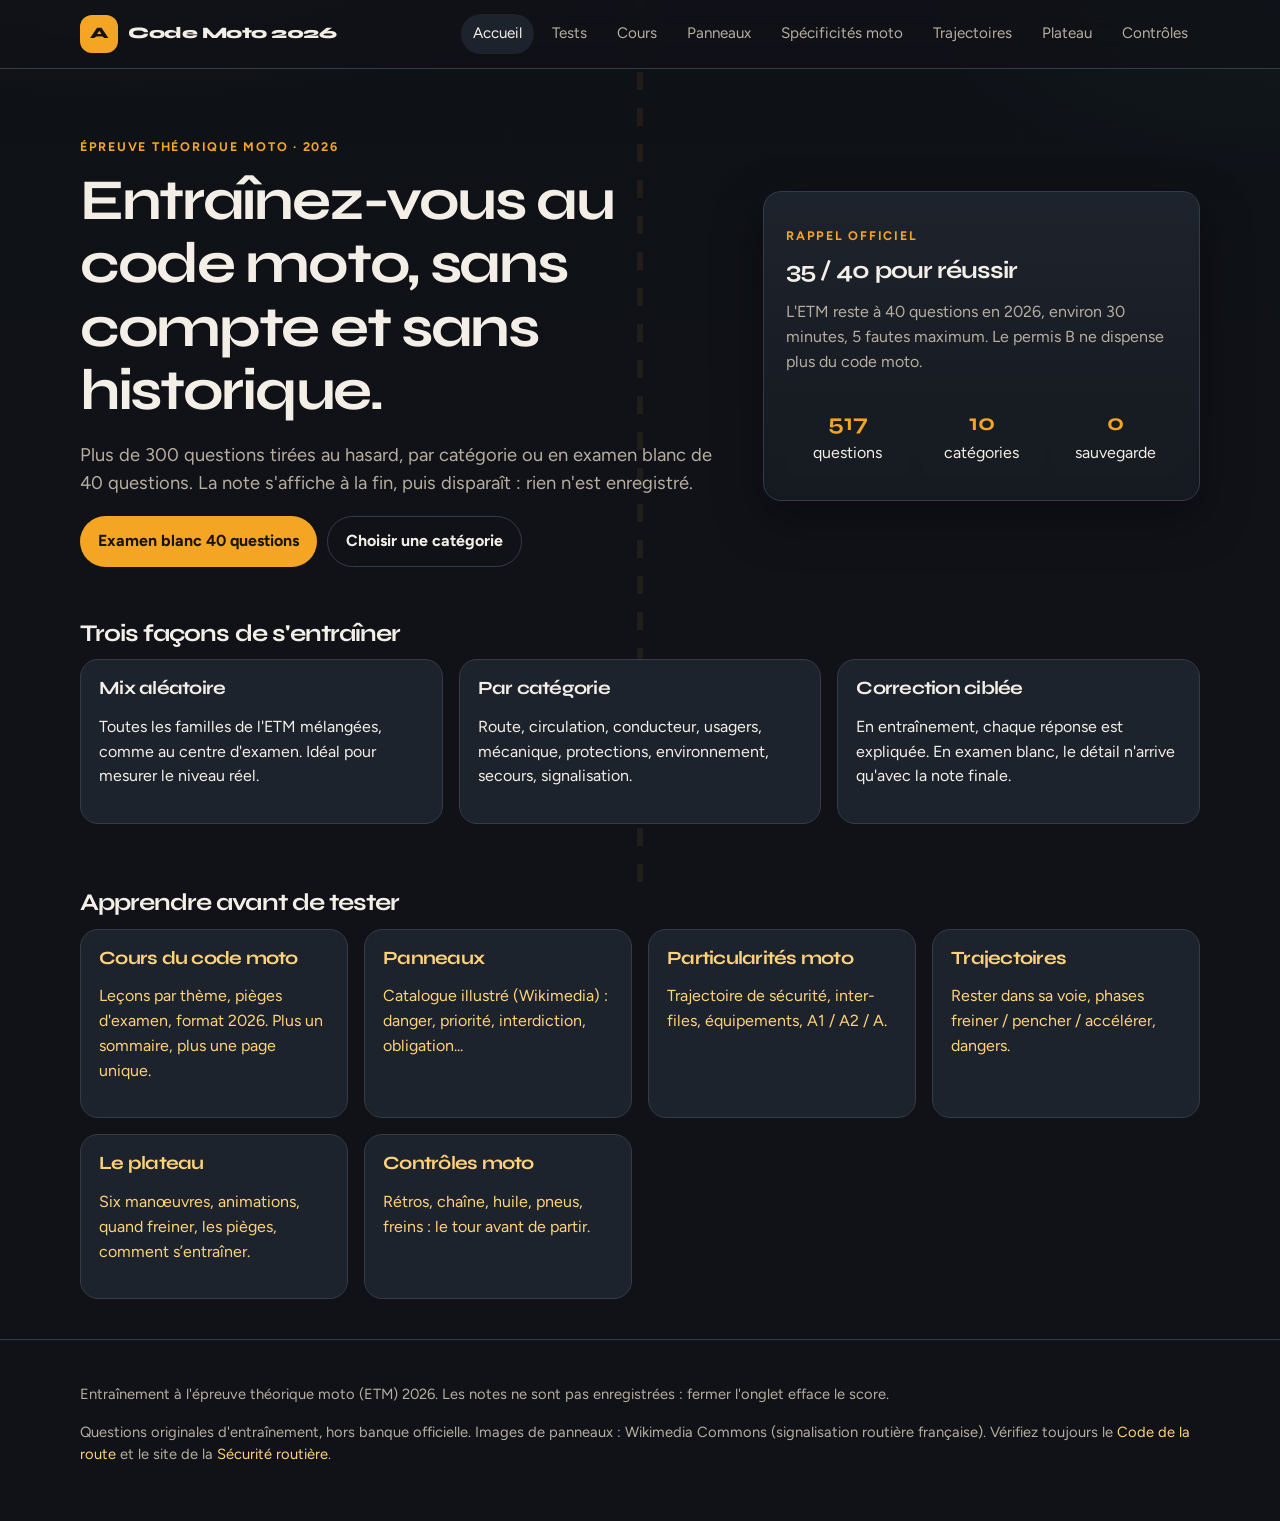
<file: index.html>
<!DOCTYPE html>
<html lang="fr">
<head>
  <meta charset="utf-8">
  <meta name="viewport" content="width=device-width, initial-scale=1">
  <title>Code Moto 2026 - Entraînement ETM</title>
  <meta name="description" content="Tests de connaissances du code moto 2026, classés par catégorie, questions aléatoires, score sans sauvegarde. Cours, panneaux et spécificités moto.">
  <link rel="preconnect" href="https://fonts.googleapis.com">
  <link rel="preconnect" href="https://fonts.gstatic.com" crossorigin>
  <link href="https://fonts.googleapis.com/css2?family=Figtree:wght@400;600;700&family=Syne:wght@700;800&display=swap" rel="stylesheet">
  <link rel="stylesheet" href="assets/css/styles.css">
</head>
<body data-page="index">
  <div id="site-header"></div>
  <main class="wrap">
    <section class="hero">
      <div>
        <p class="kicker">Épreuve théorique moto · 2026</p>
        <h1>Entraînez-vous au code moto, sans compte et sans historique.</h1>
        <p class="lede">Plus de 300 questions tirées au hasard, par catégorie ou en examen blanc de 40 questions. La note s'affiche à la fin, puis disparaît : rien n'est enregistré.</p>
        <div class="actions">
          <a class="btn btn-primary" href="quiz.html?mode=run&amp;n=40&amp;feedback=0">Examen blanc 40 questions</a>
          <a class="btn btn-ghost" href="quiz.html">Choisir une catégorie</a>
        </div>
      </div>
      <aside class="hero-card">
        <p class="kicker">Rappel officiel</p>
        <h2>35 / 40 pour réussir</h2>
        <p class="muted">L'ETM reste à 40 questions en 2026, environ 30 minutes, 5 fautes maximum. Le permis B ne dispense plus du code moto.</p>
        <div class="stats">
          <div class="stat"><b id="q-count">300+</b><span>questions</span></div>
          <div class="stat"><b>10</b><span>catégories</span></div>
          <div class="stat"><b>0</b><span>sauvegarde</span></div>
        </div>
      </aside>
    </section>

    <section class="section">
      <h2>Trois façons de s'entraîner</h2>
      <div class="grid">
        <article class="card">
          <h3>Mix aléatoire</h3>
          <p>Toutes les familles de l'ETM mélangées, comme au centre d'examen. Idéal pour mesurer le niveau réel.</p>
        </article>
        <article class="card">
          <h3>Par catégorie</h3>
          <p>Route, circulation, conducteur, usagers, mécanique, protections, environnement, secours, signalisation.</p>
        </article>
        <article class="card">
          <h3>Correction ciblée</h3>
          <p>En entraînement, chaque réponse est expliquée. En examen blanc, le détail n'arrive qu'avec la note finale.</p>
        </article>
      </div>
    </section>

    <section class="section">
      <h2>Apprendre avant de tester</h2>
      <div class="grid">
        <a class="card" href="apprendre.html">
          <h3>Cours du code moto</h3>
          <p>Leçons par thème, pièges d'examen, format 2026. Plus un sommaire, plus une page unique.</p>
        </a>
        <a class="card" href="panneaux.html">
          <h3>Panneaux</h3>
          <p>Catalogue illustré (Wikimedia) : danger, priorité, interdiction, obligation...</p>
        </a>
        <a class="card" href="particularites.html">
          <h3>Particularités moto</h3>
          <p>Trajectoire de sécurité, inter-files, équipements, A1 / A2 / A.</p>
        </a>
        <a class="card" href="trajectoires.html">
          <h3>Trajectoires</h3>
          <p>Rester dans sa voie, phases freiner / pencher / accélérer, dangers.</p>
        </a>
        <a class="card" href="plateau.html">
          <h3>Le plateau</h3>
          <p>Six manœuvres, animations, quand freiner, les pièges, comment s’entraîner.</p>
        </a>
        <a class="card" href="controles.html">
          <h3>Contrôles moto</h3>
          <p>Rétros, chaîne, huile, pneus, freins : le tour avant de partir.</p>
        </a>
      </div>
    </section>
  </main>
  <div id="site-footer"></div>
  <script src="assets/js/site.js"></script>
  <script>
    window.CodeMoto.loadQuestions().then((d) => {
      const n = document.getElementById("q-count");
      if (n) n.textContent = d.questions.length;
    }).catch(() => {});
  </script>
</body>
</html>
</file>
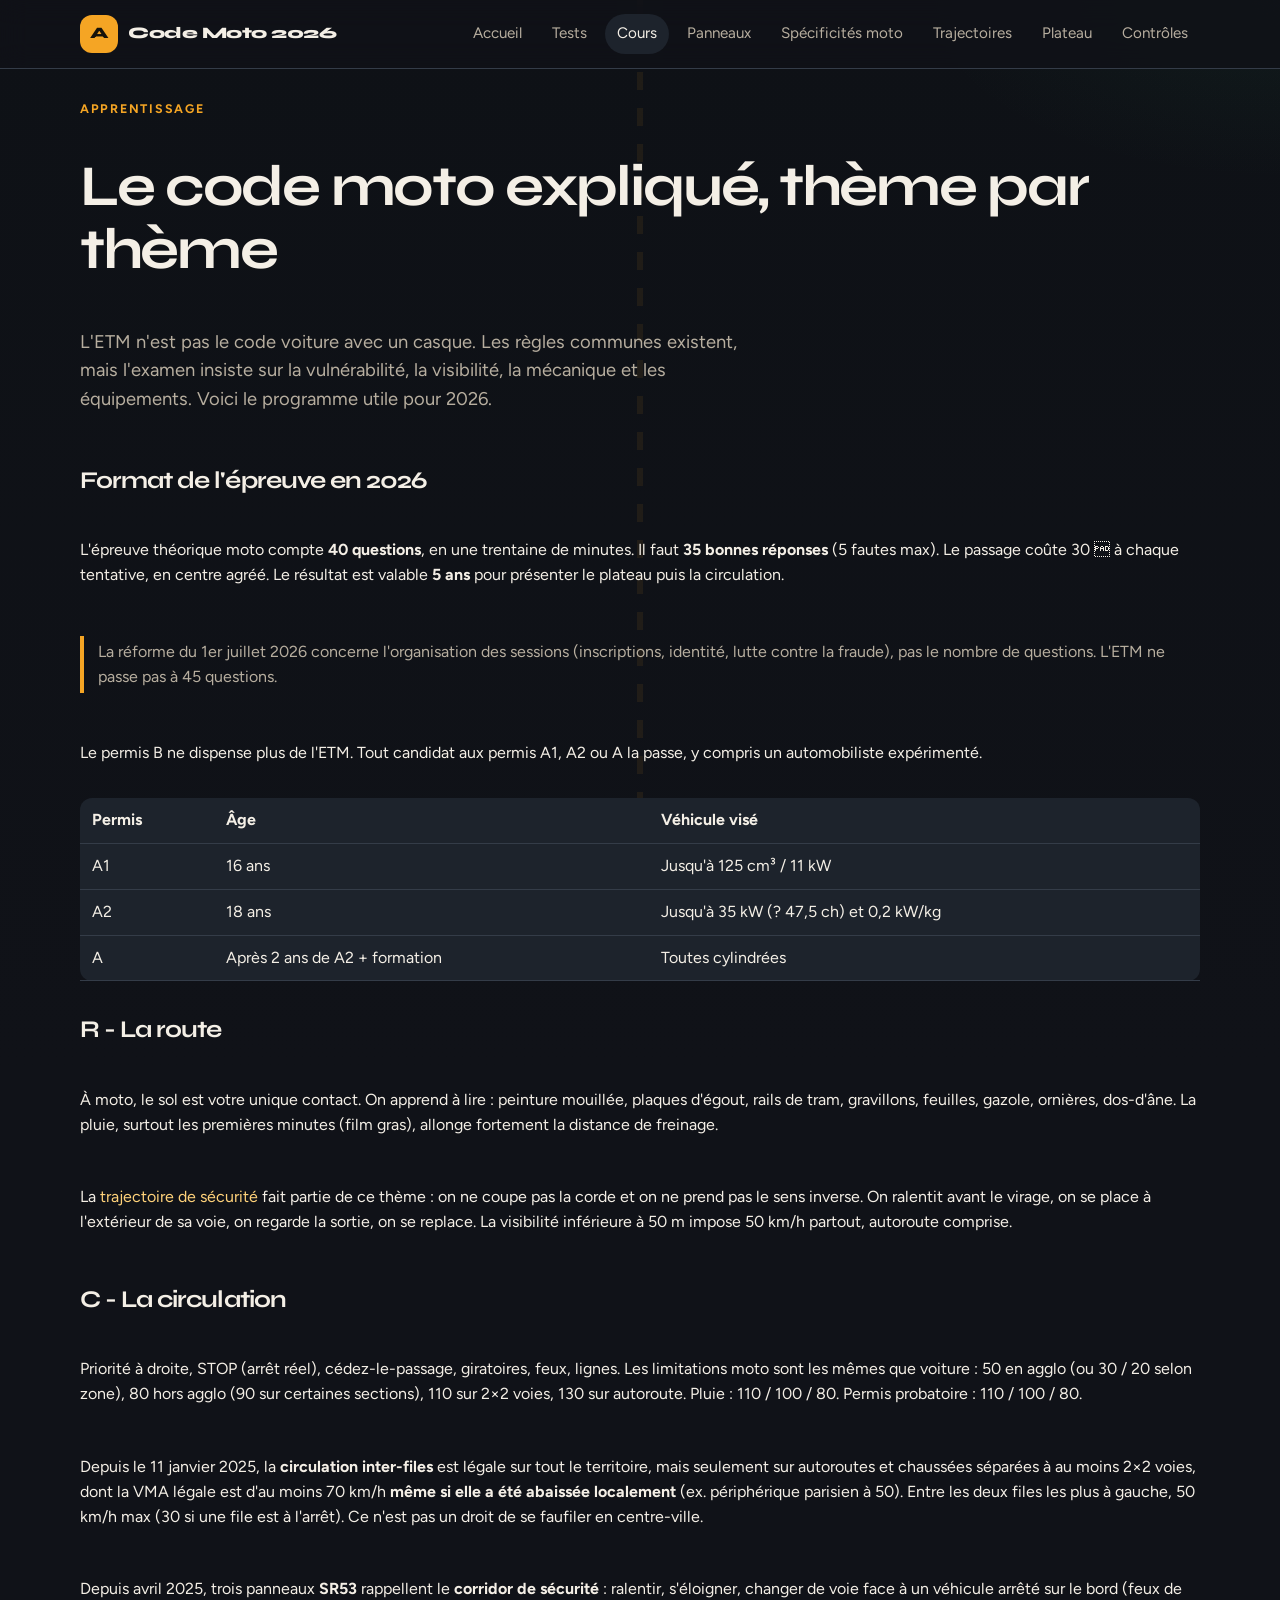
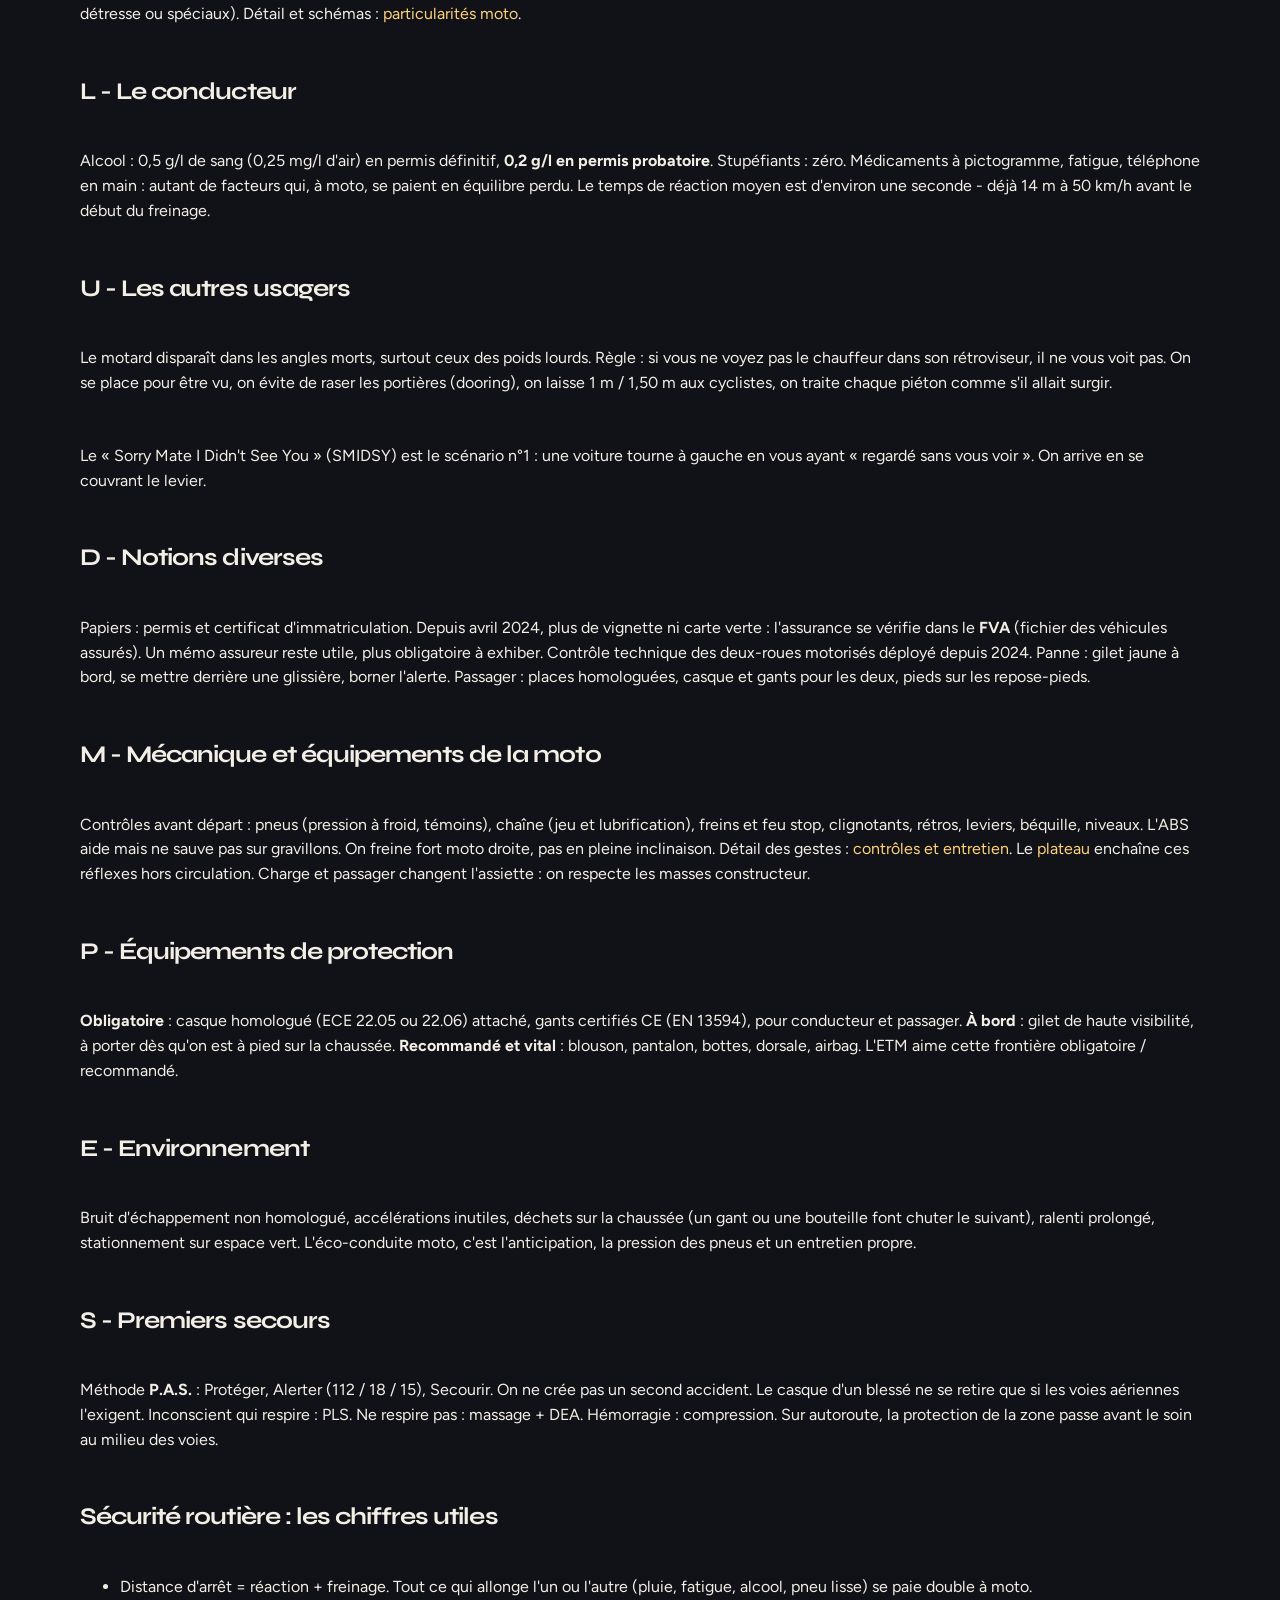
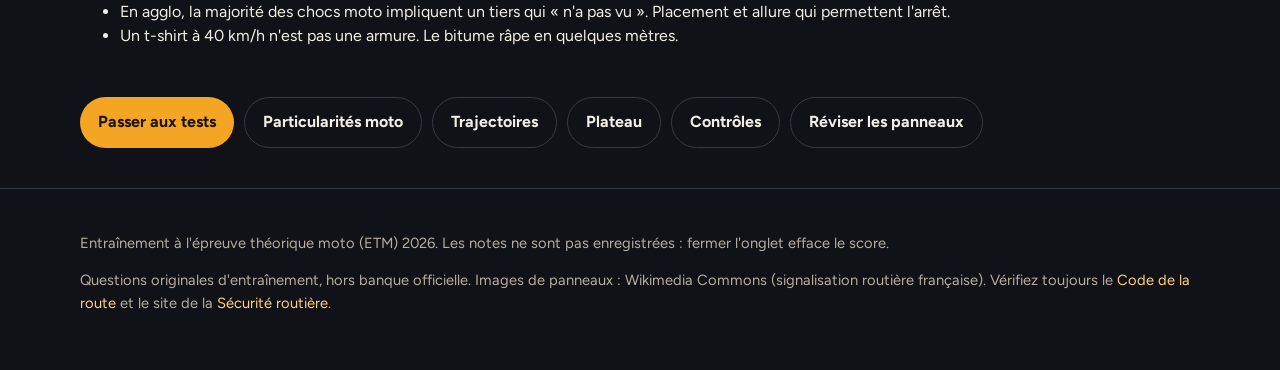
<file: apprendre.html>
<!DOCTYPE html>
<html lang="fr">
<head>
  <meta charset="utf-8">
  <meta name="viewport" content="width=device-width, initial-scale=1">
  <title>Cours du code moto - ETM 2026</title>
  <meta name="description" content="Explications des 9 thèmes de l'épreuve théorique moto, format 2026, sécurité routière.">
  <link rel="preconnect" href="https://fonts.googleapis.com">
  <link rel="preconnect" href="https://fonts.gstatic.com" crossorigin>
  <link href="https://fonts.googleapis.com/css2?family=Figtree:wght@400;600;700&family=Syne:wght@700;800&display=swap" rel="stylesheet">
  <link rel="stylesheet" href="assets/css/styles.css">
</head>
<body data-page="apprendre">
  <div id="site-header"></div>
  <main class="wrap section lesson">
    <p class="kicker">Apprentissage</p>
    <h1>Le code moto expliqué, thème par thème</h1>
    <p class="lede">L'ETM n'est pas le code voiture avec un casque. Les règles communes existent, mais l'examen insiste sur la vulnérabilité, la visibilité, la mécanique et les équipements. Voici le programme utile pour 2026.</p>

    <h2>Format de l'épreuve en 2026</h2>
    <p>L'épreuve théorique moto compte <strong>40 questions</strong>, en une trentaine de minutes. Il faut <strong>35 bonnes réponses</strong> (5 fautes max). Le passage coûte 30&nbsp; à chaque tentative, en centre agréé. Le résultat est valable <strong>5 ans</strong> pour présenter le plateau puis la circulation.</p>
    <p class="note">La réforme du 1er juillet 2026 concerne l'organisation des sessions (inscriptions, identité, lutte contre la fraude), pas le nombre de questions. L'ETM ne passe pas à 45 questions.</p>
    <p>Le permis B ne dispense plus de l'ETM. Tout candidat aux permis A1, A2 ou A la passe, y compris un automobiliste expérimenté.</p>

    <div class="table-wrap">
      <table>
        <thead>
          <tr><th>Permis</th><th>Âge</th><th>Véhicule visé</th></tr>
        </thead>
        <tbody>
          <tr><td>A1</td><td>16 ans</td><td>Jusqu'à 125 cm³ / 11 kW</td></tr>
          <tr><td>A2</td><td>18 ans</td><td>Jusqu'à 35 kW (? 47,5 ch) et 0,2 kW/kg</td></tr>
          <tr><td>A</td><td>Après 2 ans de A2 + formation</td><td>Toutes cylindrées</td></tr>
        </tbody>
      </table>
    </div>

    <h2>R - La route</h2>
    <p>À moto, le sol est votre unique contact. On apprend à lire : peinture mouillée, plaques d'égout, rails de tram, gravillons, feuilles, gazole, ornières, dos-d'âne. La pluie, surtout les premières minutes (film gras), allonge fortement la distance de freinage.</p>
    <p>La <a href="trajectoires.html">trajectoire de sécurité</a> fait partie de ce thème : on ne coupe pas la corde et on ne prend pas le sens inverse. On ralentit avant le virage, on se place à l'extérieur de sa voie, on regarde la sortie, on se replace. La visibilité inférieure à 50&nbsp;m impose 50&nbsp;km/h partout, autoroute comprise.</p>

    <h2>C - La circulation</h2>
    <p>Priorité à droite, STOP (arrêt réel), cédez-le-passage, giratoires, feux, lignes. Les limitations moto sont les mêmes que voiture : 50 en agglo (ou 30 / 20 selon zone), 80 hors agglo (90 sur certaines sections), 110 sur 2×2 voies, 130 sur autoroute. Pluie : 110 / 100 / 80. Permis probatoire : 110 / 100 / 80.</p>
    <p>Depuis le 11 janvier 2025, la <strong>circulation inter-files</strong> est légale sur tout le territoire, mais seulement sur autoroutes et chaussées séparées à au moins 2×2 voies, dont la VMA légale est d'au moins 70 km/h <strong>même si elle a été abaissée localement</strong> (ex. périphérique parisien à 50). Entre les deux files les plus à gauche, 50 km/h max (30 si une file est à l'arrêt). Ce n'est pas un droit de se faufiler en centre-ville.</p>

    <p>Depuis avril 2025, trois panneaux <strong>SR53</strong> rappellent le <strong>corridor de sécurité</strong> : ralentir, s'éloigner, changer de voie face à un véhicule arrêté sur le bord (feux de détresse ou spéciaux). Détail et schémas : <a href="particularites.html">particularités moto</a>.</p>

    <h2>L - Le conducteur</h2>
    <p>Alcool : 0,5 g/l de sang (0,25 mg/l d'air) en permis définitif, <strong>0,2 g/l en permis probatoire</strong>. Stupéfiants : zéro. Médicaments à pictogramme, fatigue, téléphone en main : autant de facteurs qui, à moto, se paient en équilibre perdu. Le temps de réaction moyen est d'environ une seconde - déjà 14&nbsp;m à 50 km/h avant le début du freinage.</p>

    <h2>U - Les autres usagers</h2>
    <p>Le motard disparaît dans les angles morts, surtout ceux des poids lourds. Règle : si vous ne voyez pas le chauffeur dans son rétroviseur, il ne vous voit pas. On se place pour être vu, on évite de raser les portières (dooring), on laisse 1&nbsp;m / 1,50&nbsp;m aux cyclistes, on traite chaque piéton comme s'il allait surgir.</p>
    <p>Le «&nbsp;Sorry Mate I Didn't See You&nbsp;» (SMIDSY) est le scénario n°1 : une voiture tourne à gauche en vous ayant «&nbsp;regardé sans vous voir&nbsp;». On arrive en se couvrant le levier.</p>

    <h2>D - Notions diverses</h2>
    <p>Papiers : permis et certificat d'immatriculation. Depuis avril 2024, plus de vignette ni carte verte : l'assurance se vérifie dans le <strong>FVA</strong> (fichier des véhicules assurés). Un mémo assureur reste utile, plus obligatoire à exhiber. Contrôle technique des deux-roues motorisés déployé depuis 2024. Panne : gilet jaune à bord, se mettre derrière une glissière, borner l'alerte. Passager : places homologuées, casque et gants pour les deux, pieds sur les repose-pieds.</p>

    <h2>M - Mécanique et équipements de la moto</h2>
    <p>Contrôles avant départ : pneus (pression à froid, témoins), chaîne (jeu et lubrification), freins et feu stop, clignotants, rétros, leviers, béquille, niveaux. L'ABS aide mais ne sauve pas sur gravillons. On freine fort moto droite, pas en pleine inclinaison. Détail des gestes : <a href="controles.html">contrôles et entretien</a>. Le <a href="plateau.html">plateau</a> enchaîne ces réflexes hors circulation. Charge et passager changent l'assiette : on respecte les masses constructeur.</p>

    <h2>P - Équipements de protection</h2>
    <p><strong>Obligatoire</strong> : casque homologué (ECE 22.05 ou 22.06) attaché, gants certifiés CE (EN 13594), pour conducteur et passager. <strong>À bord</strong> : gilet de haute visibilité, à porter dès qu'on est à pied sur la chaussée. <strong>Recommandé et vital</strong> : blouson, pantalon, bottes, dorsale, airbag. L'ETM aime cette frontière obligatoire / recommandé.</p>

    <h2>E - Environnement</h2>
    <p>Bruit d'échappement non homologué, accélérations inutiles, déchets sur la chaussée (un gant ou une bouteille font chuter le suivant), ralenti prolongé, stationnement sur espace vert. L'éco-conduite moto, c'est l'anticipation, la pression des pneus et un entretien propre.</p>

    <h2>S - Premiers secours</h2>
    <p>Méthode <strong>P.A.S.</strong> : Protéger, Alerter (112 / 18 / 15), Secourir. On ne crée pas un second accident. Le casque d'un blessé ne se retire que si les voies aériennes l'exigent. Inconscient qui respire : PLS. Ne respire pas : massage + DEA. Hémorragie : compression. Sur autoroute, la protection de la zone passe avant le soin au milieu des voies.</p>

    <h2>Sécurité routière : les chiffres utiles</h2>
    <ul>
      <li>Distance d'arrêt = réaction + freinage. Tout ce qui allonge l'un ou l'autre (pluie, fatigue, alcool, pneu lisse) se paie double à moto.</li>
      <li>En agglo, la majorité des chocs moto impliquent un tiers qui « n'a pas vu ». Placement et allure qui permettent l'arrêt.</li>
      <li>Un t-shirt à 40 km/h n'est pas une armure. Le bitume râpe en quelques mètres.</li>
    </ul>

    <div class="actions">
      <a class="btn btn-primary" href="quiz.html">Passer aux tests</a>
      <a class="btn btn-ghost" href="particularites.html">Particularités moto</a>
      <a class="btn btn-ghost" href="trajectoires.html">Trajectoires</a>
      <a class="btn btn-ghost" href="plateau.html">Plateau</a>
      <a class="btn btn-ghost" href="controles.html">Contrôles</a>
      <a class="btn btn-ghost" href="panneaux.html">Réviser les panneaux</a>
    </div>
  </main>
  <div id="site-footer"></div>
  <script src="assets/js/site.js"></script>
</body>
</html>
</file>
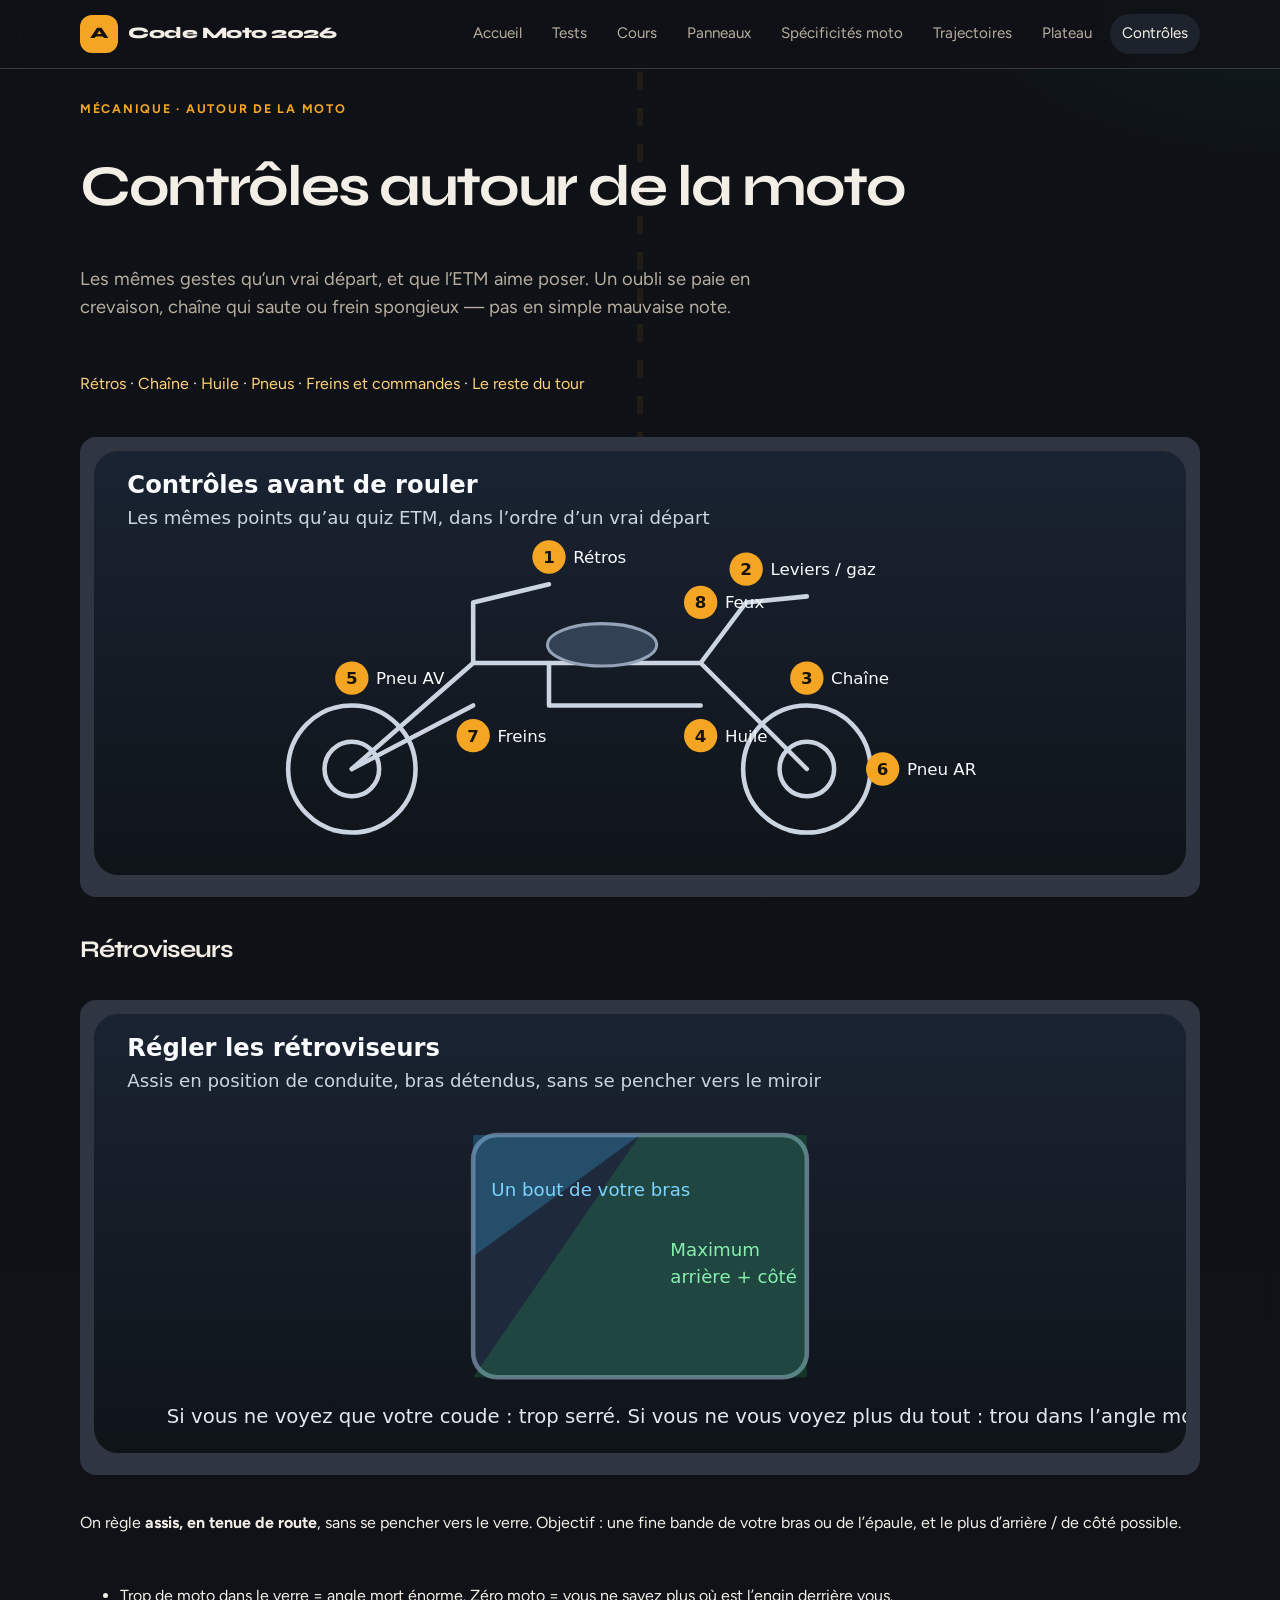
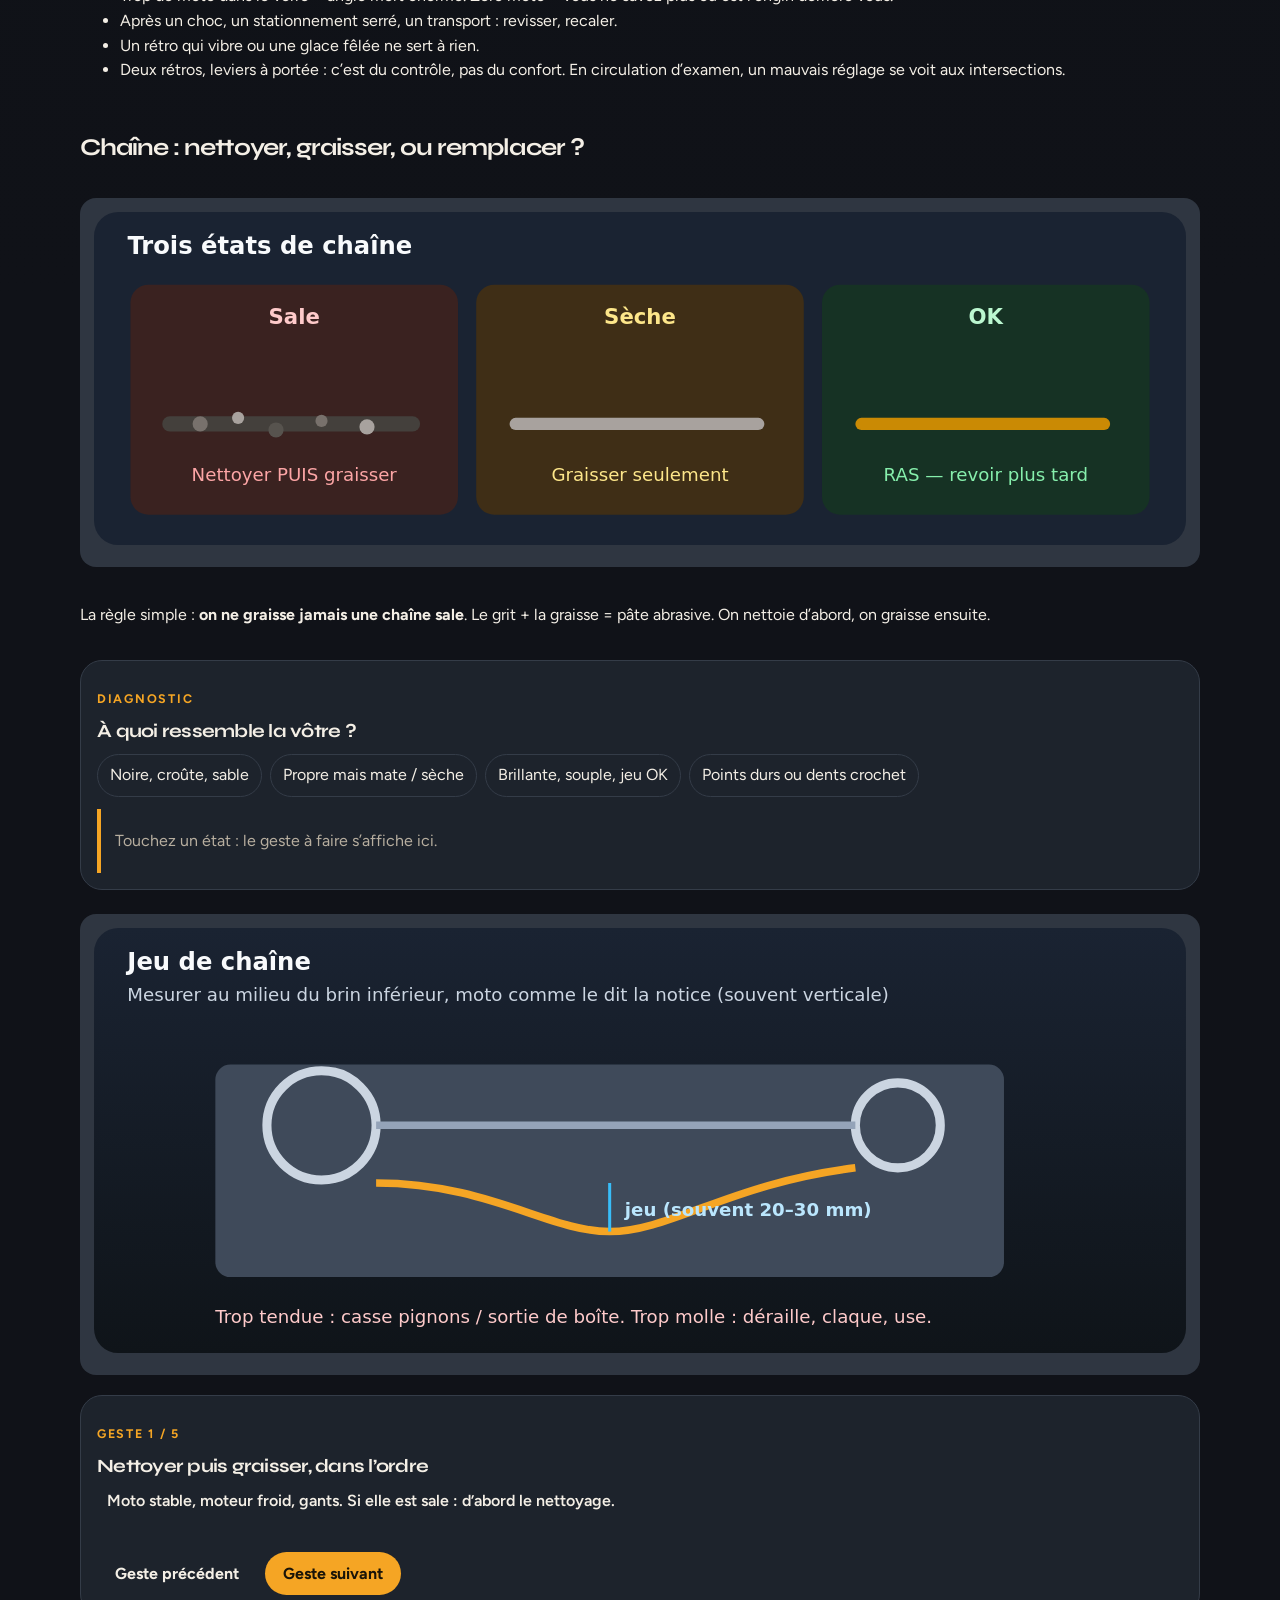
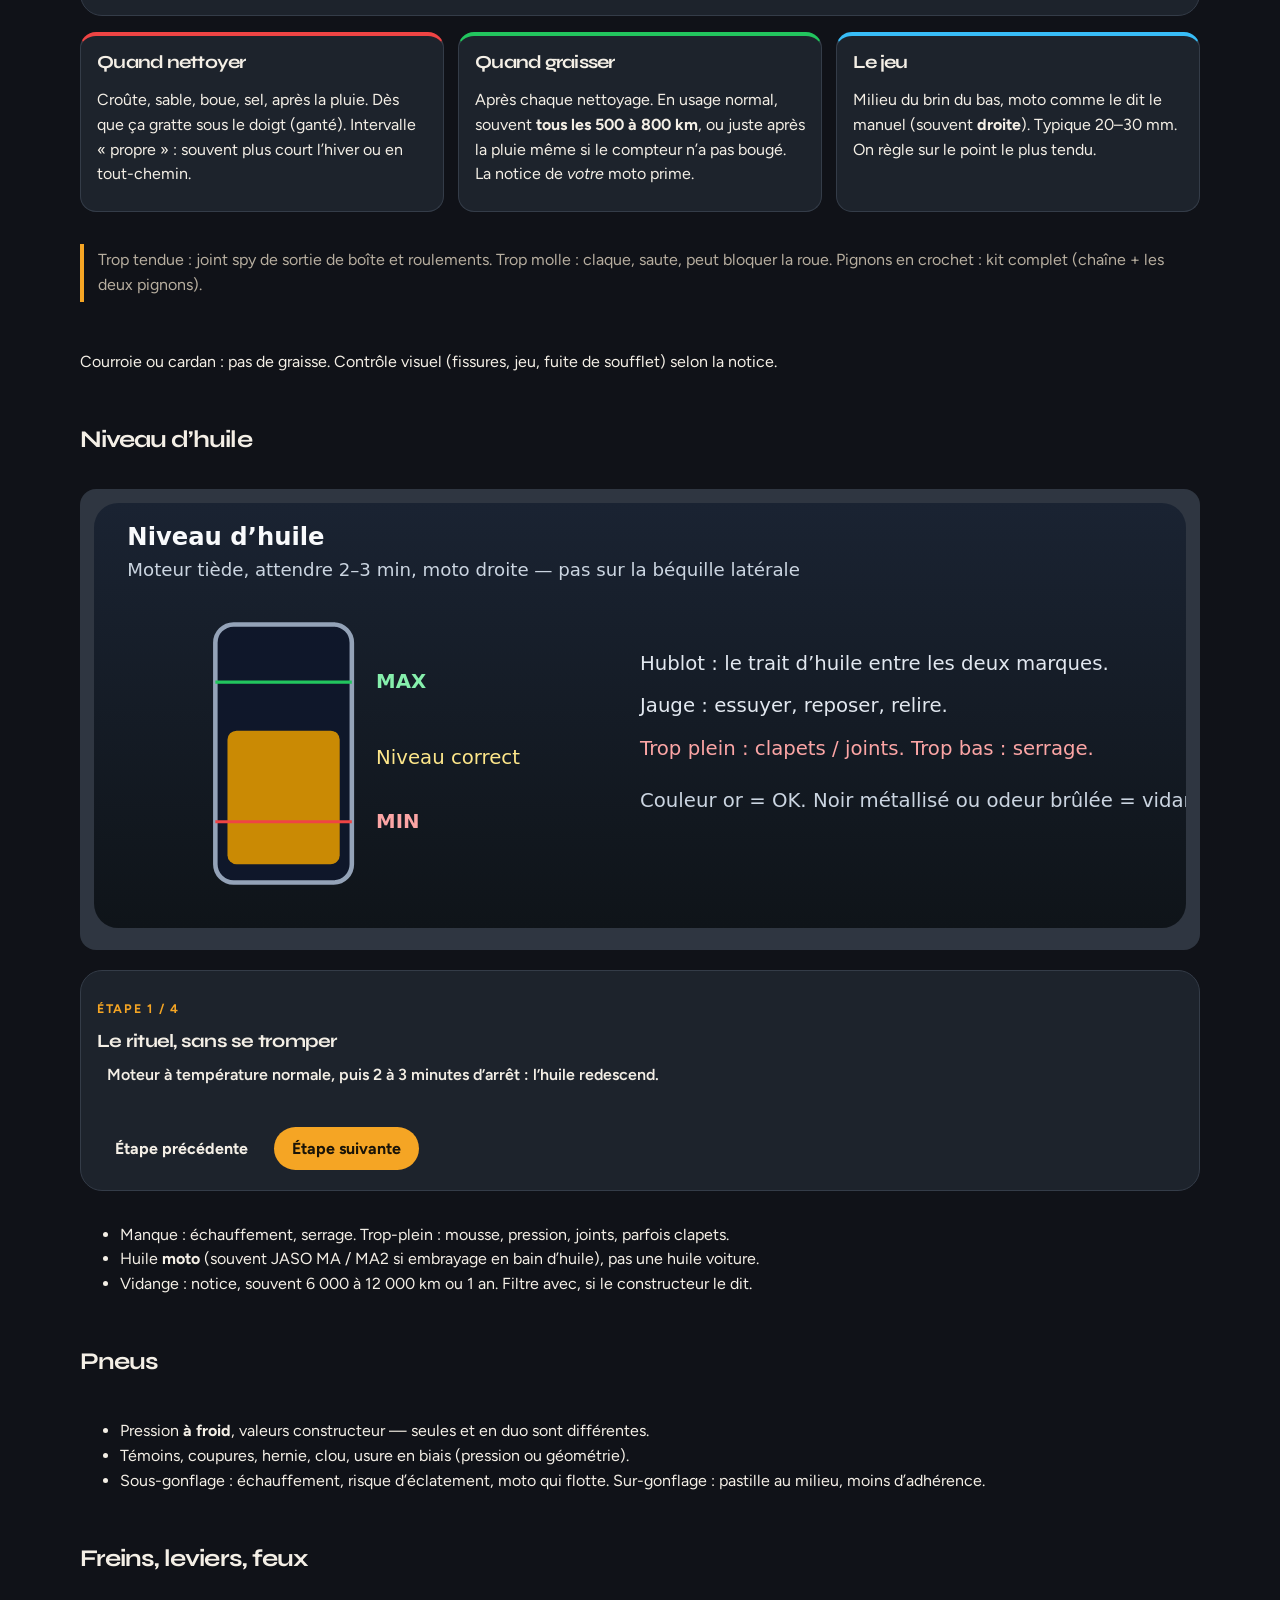
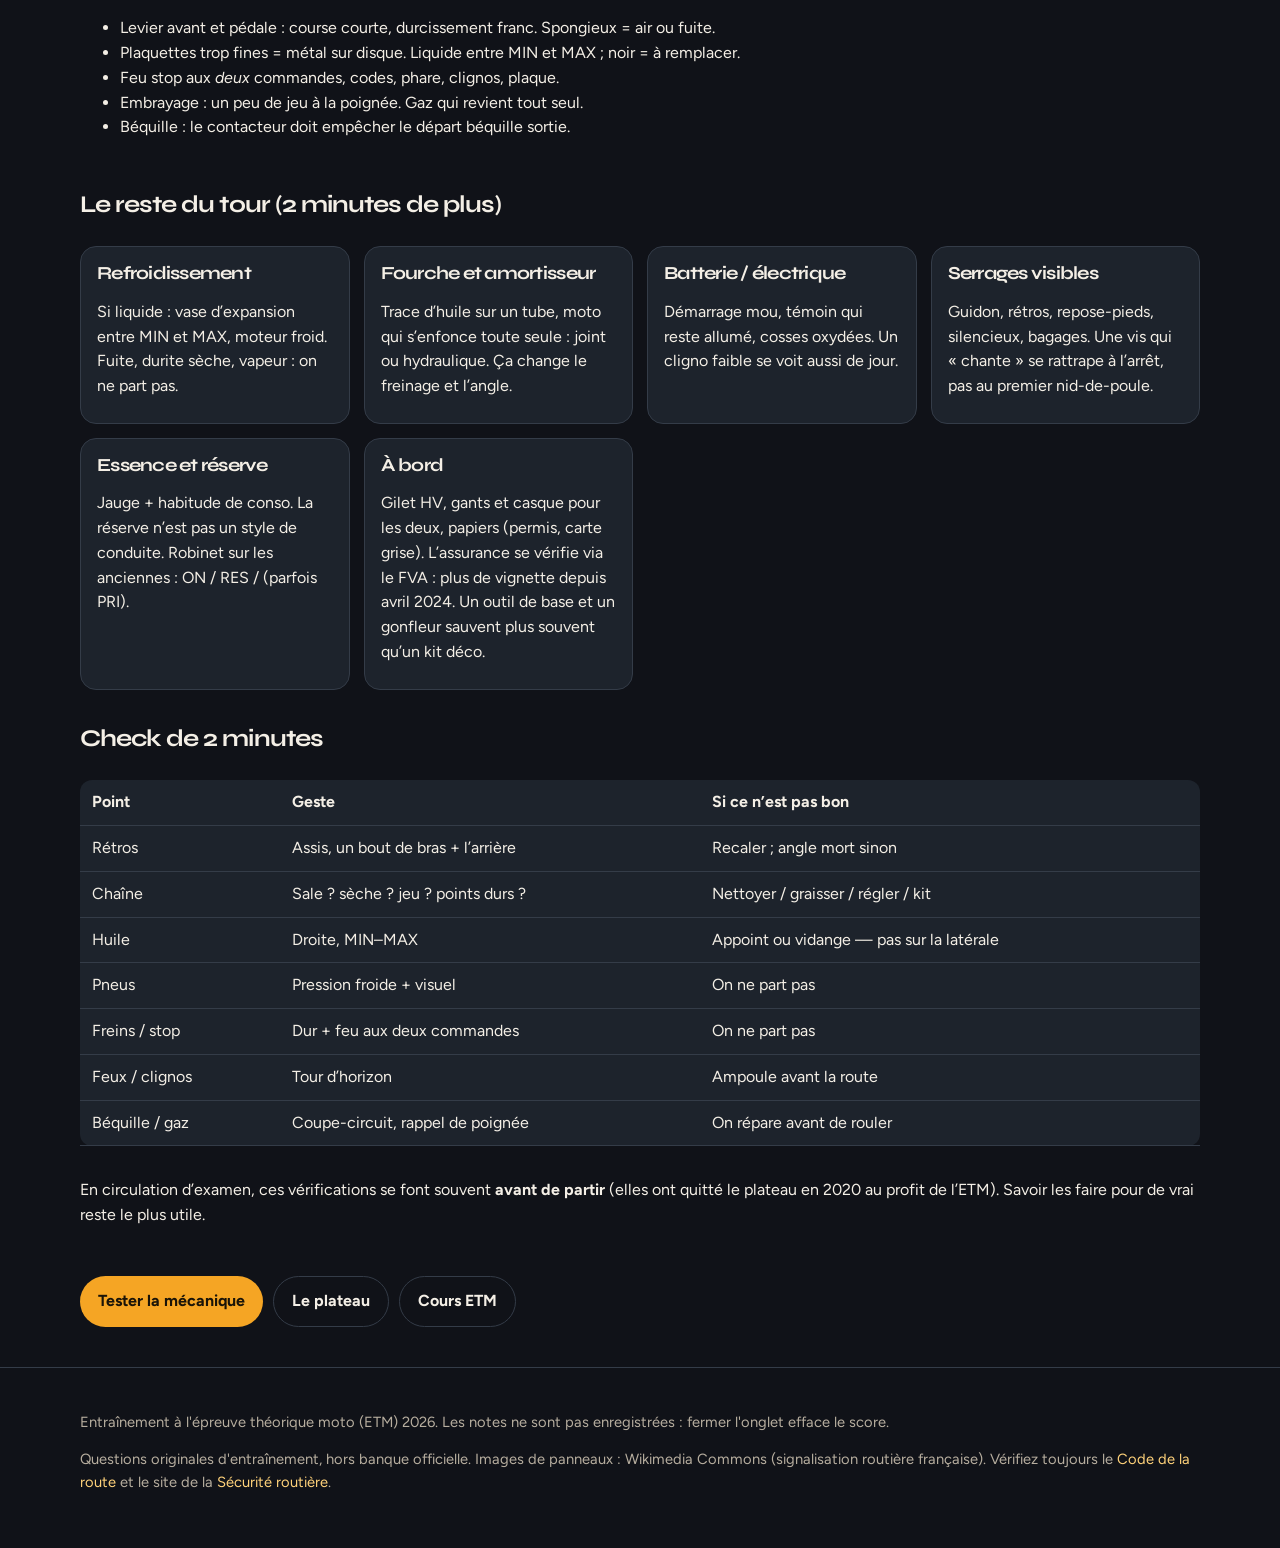
<file: controles.html>
<!DOCTYPE html>
<html lang="fr">
<head>
  <meta charset="utf-8">
  <meta name="viewport" content="width=device-width, initial-scale=1">
  <title>Contrôles et entretien moto - ETM 2026</title>
  <meta name="description" content="Rétroviseurs, chaîne (nettoyer ou graisser), niveau d’huile, pneus, freins : tout le tour de la moto avant de partir.">
  <link rel="preconnect" href="https://fonts.googleapis.com">
  <link rel="preconnect" href="https://fonts.gstatic.com" crossorigin>
  <link href="https://fonts.googleapis.com/css2?family=Figtree:wght@400;600;700&family=Syne:wght@700;800&display=swap" rel="stylesheet">
  <link rel="stylesheet" href="assets/css/styles.css">
</head>
<body data-page="controles">
  <div id="site-header"></div>
  <main class="wrap section lesson">
    <p class="kicker">Mécanique · autour de la moto</p>
    <h1>Contrôles autour de la moto</h1>
    <p class="lede">Les mêmes gestes qu’un vrai départ, et que l’ETM aime poser. Un oubli se paie en crevaison, chaîne qui saute ou frein spongieux — pas en simple mauvaise note.</p>

    <p>
      <a href="#retros">Rétros</a> ·
      <a href="#chaine">Chaîne</a> ·
      <a href="#huile">Huile</a> ·
      <a href="#pneus">Pneus</a> ·
      <a href="#freins">Freins et commandes</a> ·
      <a href="#tour">Le reste du tour</a>
    </p>

    <figure class="figure-lesson">
      <img src="assets/img/illustrations/controles-vue.svg" alt="Moto de profil avec les points de contrôle numérotés">
    </figure>

    <h2 id="retros">Rétroviseurs</h2>
    <figure class="figure-lesson">
      <img src="assets/img/illustrations/retros.svg" alt="Dans le miroir : un bout de votre bras et le maximum d’arrière et de côté">
    </figure>
    <p>On règle <strong>assis, en tenue de route</strong>, sans se pencher vers le verre. Objectif : une fine bande de votre bras ou de l’épaule, et le plus d’arrière / de côté possible.</p>
    <ul>
      <li>Trop de moto dans le verre = angle mort énorme. Zéro moto = vous ne savez plus où est l’engin derrière vous.</li>
      <li>Après un choc, un stationnement serré, un transport : revisser, recaler.</li>
      <li>Un rétro qui vibre ou une glace fêlée ne sert à rien.</li>
      <li>Deux rétros, leviers à portée : c’est du contrôle, pas du confort. En circulation d’examen, un mauvais réglage se voit aux intersections.</li>
    </ul>

    <h2 id="chaine">Chaîne : nettoyer, graisser, ou remplacer ?</h2>
    <figure class="figure-lesson">
      <img src="assets/img/illustrations/chaine-etats.svg" alt="Trois états : sale à nettoyer puis graisser, sèche à graisser, OK">
    </figure>
    <p>La règle simple : <strong>on ne graisse jamais une chaîne sale</strong>. Le grit + la graisse = pâte abrasive. On nettoie d’abord, on graisse ensuite.</p>

    <div class="plateau-player" id="chaine-diag">
      <p class="kicker">Diagnostic</p>
      <h3>À quoi ressemble la vôtre ?</h3>
      <div id="step-pills" class="filters">
        <button type="button" class="chip" data-etat="sale">Noire, croûte, sable</button>
        <button type="button" class="chip" data-etat="seche">Propre mais mate / sèche</button>
        <button type="button" class="chip" data-etat="ok">Brillante, souple, jeu OK</button>
        <button type="button" class="chip" data-etat="usee">Points durs ou dents crochet</button>
      </div>
      <div id="diag-out" class="note">
        <p>Touchez un état : le geste à faire s’affiche ici.</p>
      </div>
    </div>

    <figure class="figure-lesson">
      <img src="assets/img/illustrations/chaine.svg" alt="Jeu mesuré au milieu du brin inférieur">
    </figure>

    <div class="plateau-player" id="chaine-grease">
      <p class="kicker" id="grease-step">Geste 1 / 5</p>
      <h3>Nettoyer puis graisser, dans l’ordre</h3>
      <p id="grease-text" class="live-caption"></p>
      <div class="player-controls">
        <button type="button" class="btn btn-ghost" id="grease-prev">Geste précédent</button>
        <button type="button" class="btn btn-primary" id="grease-next">Geste suivant</button>
      </div>
    </div>

    <div class="phase-grid">
      <article class="phase-card brake">
        <h3>Quand nettoyer</h3>
        <p>Croûte, sable, boue, sel, après la pluie. Dès que ça gratte sous le doigt (ganté). Intervalle « propre » : souvent plus court l’hiver ou en tout-chemin.</p>
      </article>
      <article class="phase-card gas">
        <h3>Quand graisser</h3>
        <p>Après chaque nettoyage. En usage normal, souvent <strong>tous les 500 à 800&nbsp;km</strong>, ou juste après la pluie même si le compteur n’a pas bougé. La notice de <em>votre</em> moto prime.</p>
      </article>
      <article class="phase-card lean">
        <h3>Le jeu</h3>
        <p>Milieu du brin du bas, moto comme le dit le manuel (souvent <strong>droite</strong>). Typique 20–30&nbsp;mm. On règle sur le point le plus tendu.</p>
      </article>
    </div>
    <p class="note">Trop tendue : joint spy de sortie de boîte et roulements. Trop molle : claque, saute, peut bloquer la roue. Pignons en crochet : kit complet (chaîne + les deux pignons).</p>
    <p>Courroie ou cardan : pas de graisse. Contrôle visuel (fissures, jeu, fuite de soufflet) selon la notice.</p>

    <h2 id="huile">Niveau d’huile</h2>
    <figure class="figure-lesson">
      <img src="assets/img/illustrations/huile.svg" alt="Hublot : niveau entre MIN et MAX, moto verticale">
    </figure>
    <div class="plateau-player" id="huile-ritual">
      <p class="kicker" id="oil-step">Étape 1 / 4</p>
      <h3>Le rituel, sans se tromper</h3>
      <p id="oil-text" class="live-caption"></p>
      <div class="player-controls">
        <button type="button" class="btn btn-ghost" id="oil-prev">Étape précédente</button>
        <button type="button" class="btn btn-primary" id="oil-next">Étape suivante</button>
      </div>
    </div>
    <ul>
      <li>Manque : échauffement, serrage. Trop-plein : mousse, pression, joints, parfois clapets.</li>
      <li>Huile <strong>moto</strong> (souvent JASO MA / MA2 si embrayage en bain d’huile), pas une huile voiture.</li>
      <li>Vidange : notice, souvent 6&nbsp;000 à 12&nbsp;000&nbsp;km ou 1 an. Filtre avec, si le constructeur le dit.</li>
    </ul>

    <h2 id="pneus">Pneus</h2>
    <ul>
      <li>Pression <strong>à froid</strong>, valeurs constructeur — seules et en duo sont différentes.</li>
      <li>Témoins, coupures, hernie, clou, usure en biais (pression ou géométrie).</li>
      <li>Sous-gonflage : échauffement, risque d’éclatement, moto qui flotte. Sur-gonflage : pastille au milieu, moins d’adhérence.</li>
    </ul>

    <h2 id="freins">Freins, leviers, feux</h2>
    <ul>
      <li>Levier avant et pédale : course courte, durcissement franc. Spongieux = air ou fuite.</li>
      <li>Plaquettes trop fines = métal sur disque. Liquide entre MIN et MAX ; noir = à remplacer.</li>
      <li>Feu stop aux <em>deux</em> commandes, codes, phare, clignos, plaque.</li>
      <li>Embrayage : un peu de jeu à la poignée. Gaz qui revient tout seul.</li>
      <li>Béquille : le contacteur doit empêcher le départ béquille sortie.</li>
    </ul>

    <h2 id="tour">Le reste du tour (2 minutes de plus)</h2>
    <div class="phase-grid">
      <article class="phase-card">
        <h3>Refroidissement</h3>
        <p>Si liquide : vase d’expansion entre MIN et MAX, moteur froid. Fuite, durite sèche, vapeur : on ne part pas.</p>
      </article>
      <article class="phase-card">
        <h3>Fourche et amortisseur</h3>
        <p>Trace d’huile sur un tube, moto qui s’enfonce toute seule : joint ou hydraulique. Ça change le freinage et l’angle.</p>
      </article>
      <article class="phase-card">
        <h3>Batterie / électrique</h3>
        <p>Démarrage mou, témoin qui reste allumé, cosses oxydées. Un cligno faible se voit aussi de jour.</p>
      </article>
      <article class="phase-card">
        <h3>Serrages visibles</h3>
        <p>Guidon, rétros, repose-pieds, silencieux, bagages. Une vis qui « chante » se rattrape à l’arrêt, pas au premier nid-de-poule.</p>
      </article>
      <article class="phase-card">
        <h3>Essence et réserve</h3>
        <p>Jauge + habitude de conso. La réserve n’est pas un style de conduite. Robinet sur les anciennes : ON / RES / (parfois PRI).</p>
      </article>
      <article class="phase-card">
        <h3>À bord</h3>
        <p>Gilet HV, gants et casque pour les deux, papiers (permis, carte grise). L’assurance se vérifie via le FVA : plus de vignette depuis avril 2024. Un outil de base et un gonfleur sauvent plus souvent qu’un kit déco.</p>
      </article>
    </div>

    <h2>Check de 2 minutes</h2>
    <div class="table-wrap">
      <table>
        <thead><tr><th>Point</th><th>Geste</th><th>Si ce n’est pas bon</th></tr></thead>
        <tbody>
          <tr><td>Rétros</td><td>Assis, un bout de bras + l’arrière</td><td>Recaler ; angle mort sinon</td></tr>
          <tr><td>Chaîne</td><td>Sale ? sèche ? jeu ? points durs ?</td><td>Nettoyer / graisser / régler / kit</td></tr>
          <tr><td>Huile</td><td>Droite, MIN–MAX</td><td>Appoint ou vidange — pas sur la latérale</td></tr>
          <tr><td>Pneus</td><td>Pression froide + visuel</td><td>On ne part pas</td></tr>
          <tr><td>Freins / stop</td><td>Dur + feu aux deux commandes</td><td>On ne part pas</td></tr>
          <tr><td>Feux / clignos</td><td>Tour d’horizon</td><td>Ampoule avant la route</td></tr>
          <tr><td>Béquille / gaz</td><td>Coupe-circuit, rappel de poignée</td><td>On répare avant de rouler</td></tr>
        </tbody>
      </table>
    </div>
    <p>En circulation d’examen, ces vérifications se font souvent <strong>avant de partir</strong> (elles ont quitté le plateau en 2020 au profit de l’ETM). Savoir les faire pour de vrai reste le plus utile.</p>

    <div class="actions">
      <a class="btn btn-primary" href="quiz.html?cat=mecanique&amp;mode=run&amp;n=10&amp;feedback=1">Tester la mécanique</a>
      <a class="btn btn-ghost" href="plateau.html">Le plateau</a>
      <a class="btn btn-ghost" href="apprendre.html">Cours ETM</a>
    </div>
  </main>
  <div id="site-footer"></div>
  <script src="assets/js/site.js"></script>
  <script src="assets/js/controles.js"></script>
</body>
</html>
</file>
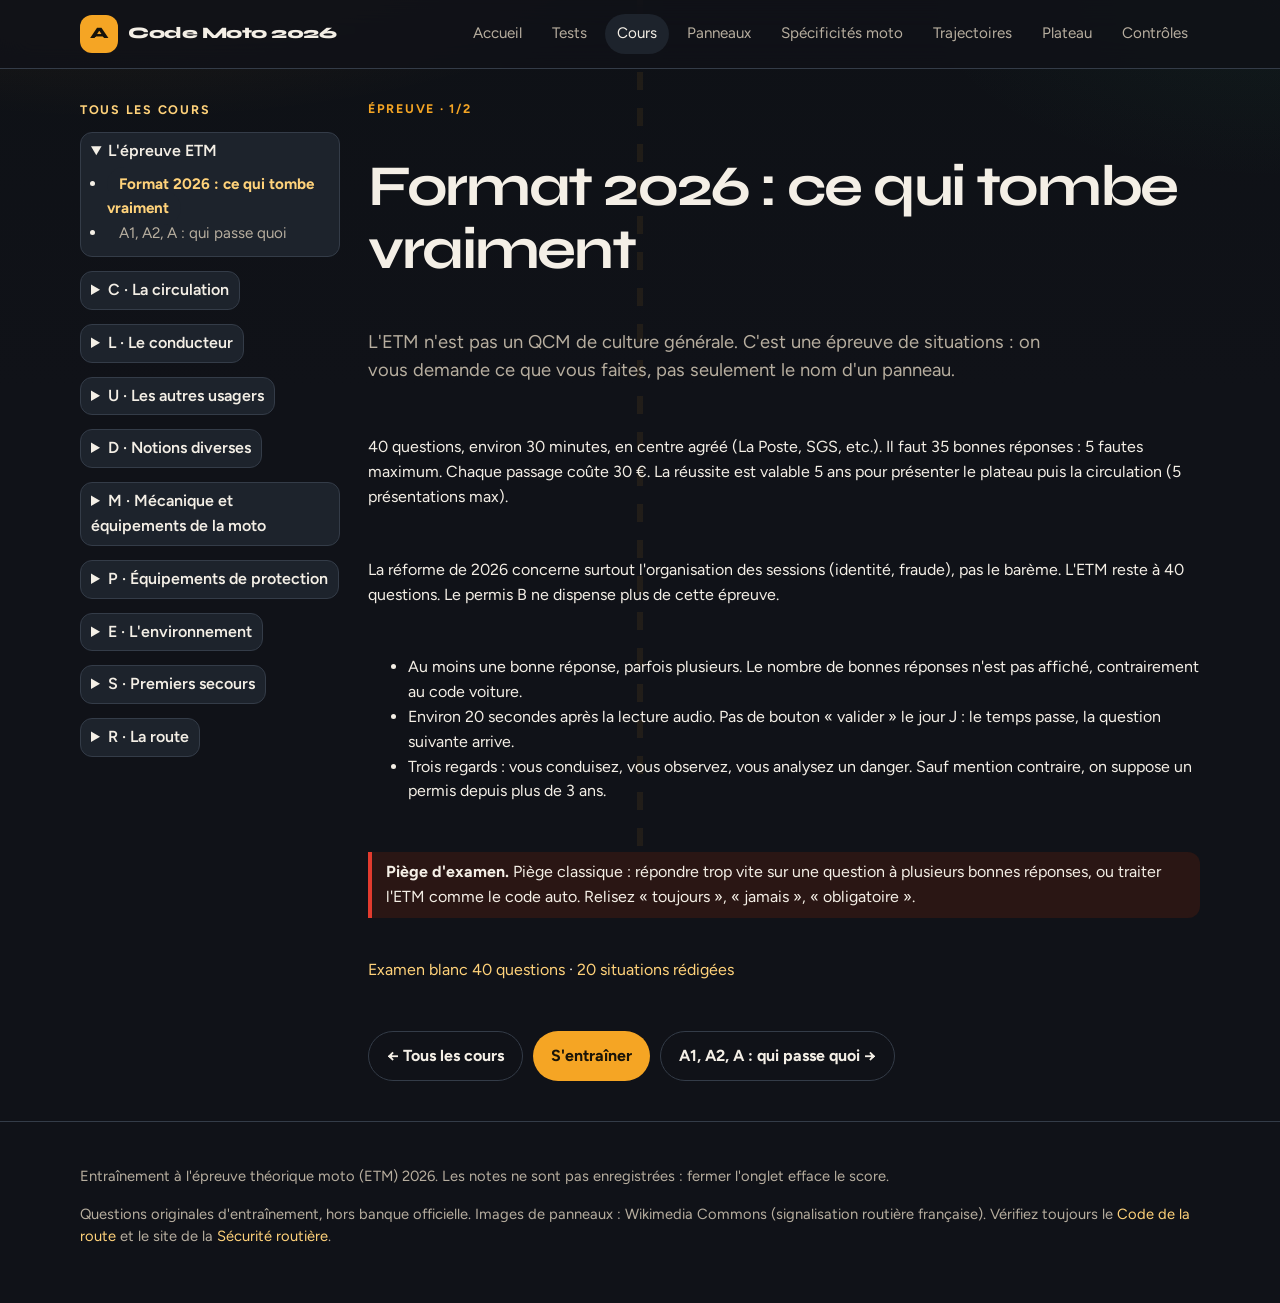
<file: cours.html>
<!DOCTYPE html>
<html lang="fr">
<head>
  <meta charset="utf-8">
  <meta name="viewport" content="width=device-width, initial-scale=1">
  <title>Leçon - Code moto ETM 2026</title>
  <meta name="description" content="Leçon du code moto 2026.">
  <link rel="preconnect" href="https://fonts.googleapis.com">
  <link rel="preconnect" href="https://fonts.gstatic.com" crossorigin>
  <link href="https://fonts.googleapis.com/css2?family=Figtree:wght@400;600;700&family=Syne:wght@700;800&display=swap" rel="stylesheet">
  <link rel="stylesheet" href="assets/css/styles.css">
</head>
<body data-page="apprendre">
  <div id="site-header"></div>
  <main class="wrap section" id="cours-lesson">
    <p>Chargement de la leçon…</p>
  </main>
  <div id="site-footer"></div>
  <script src="assets/js/site.js"></script>
  <script src="assets/js/cours.js"></script>
</body>
</html>
</file>
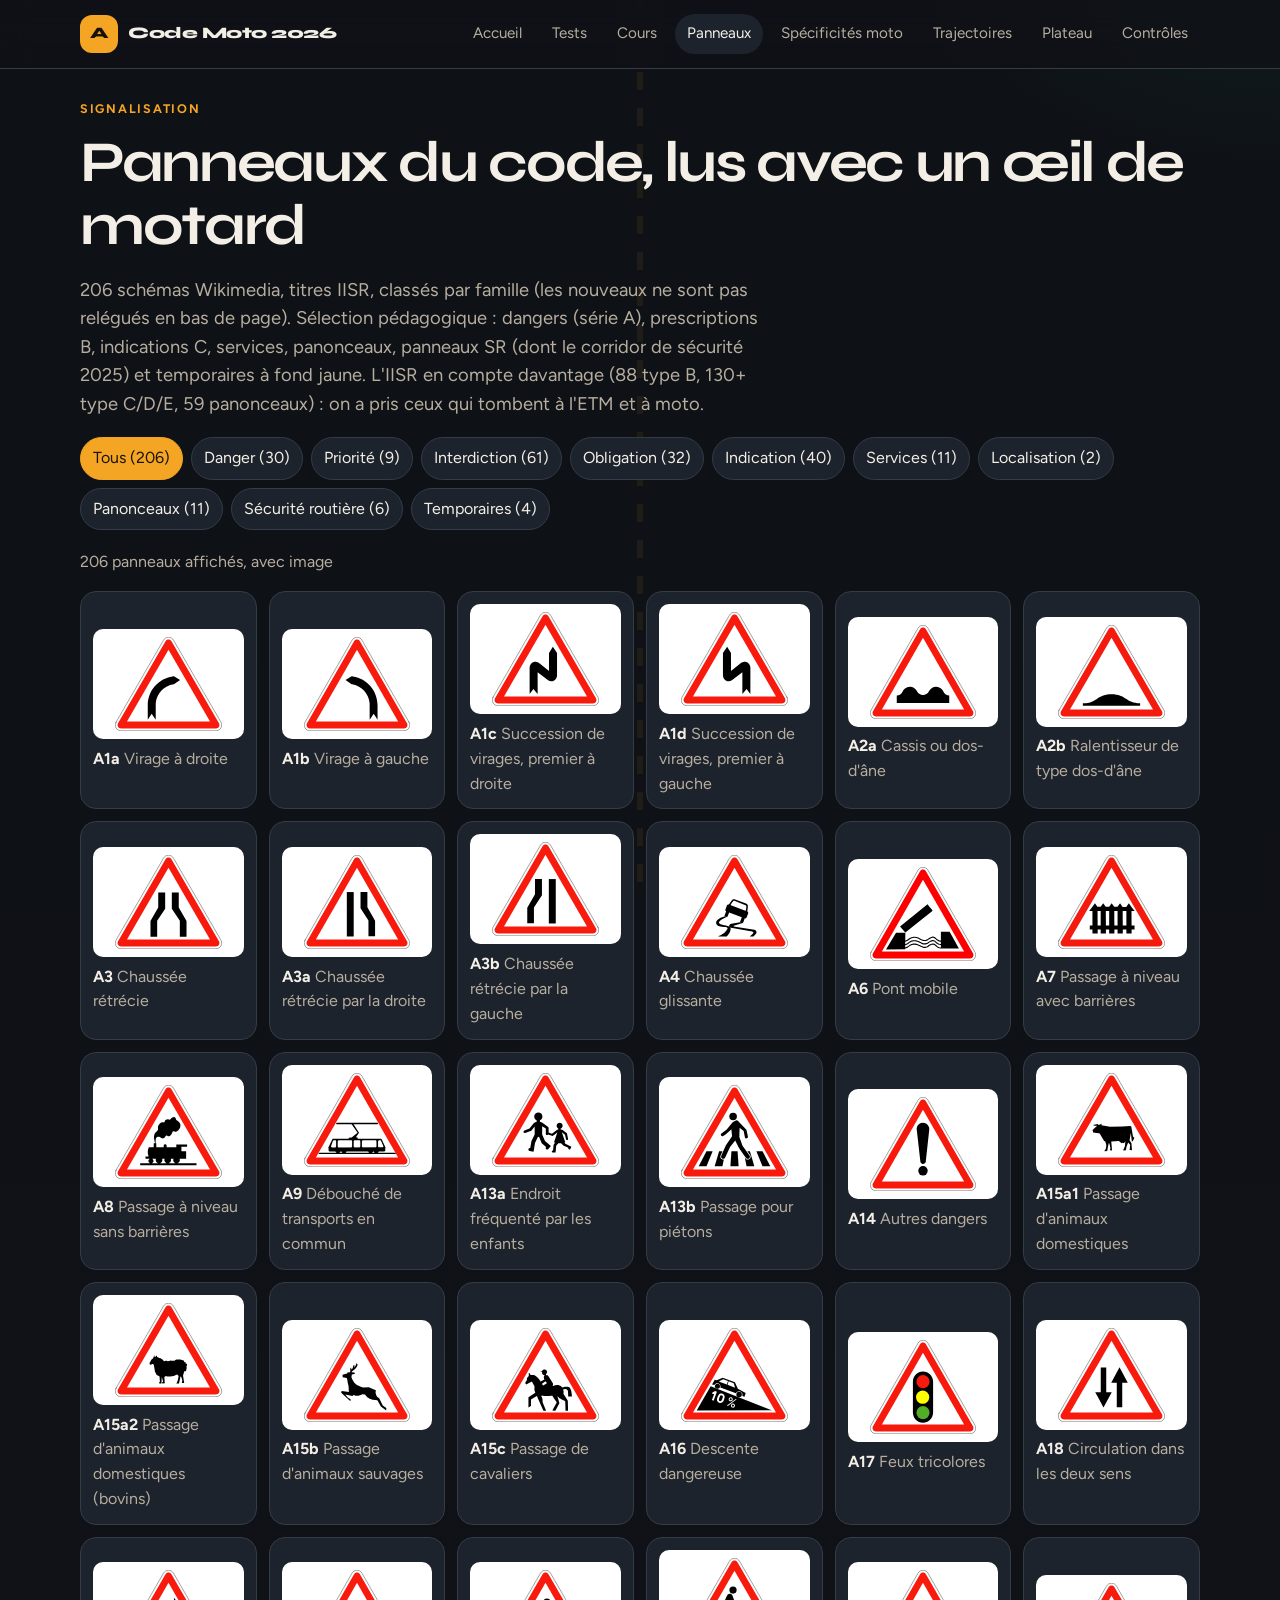
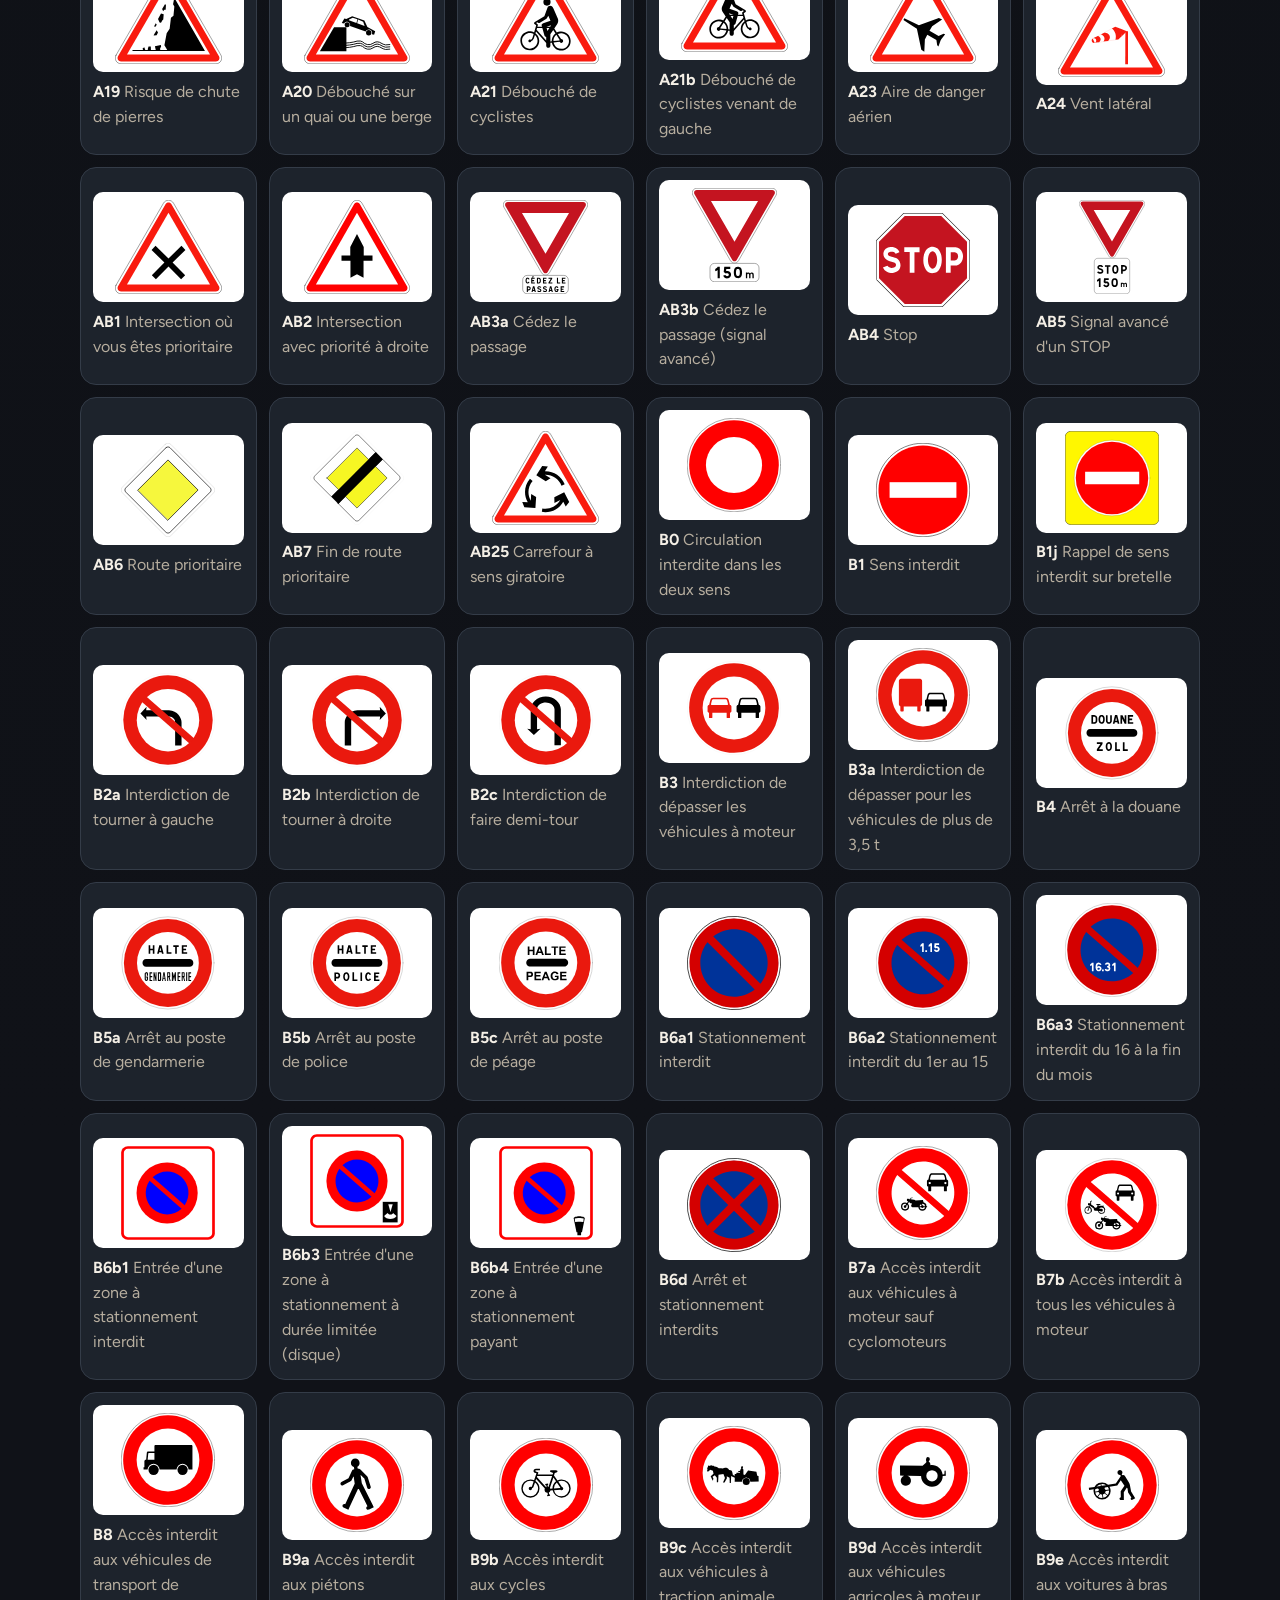
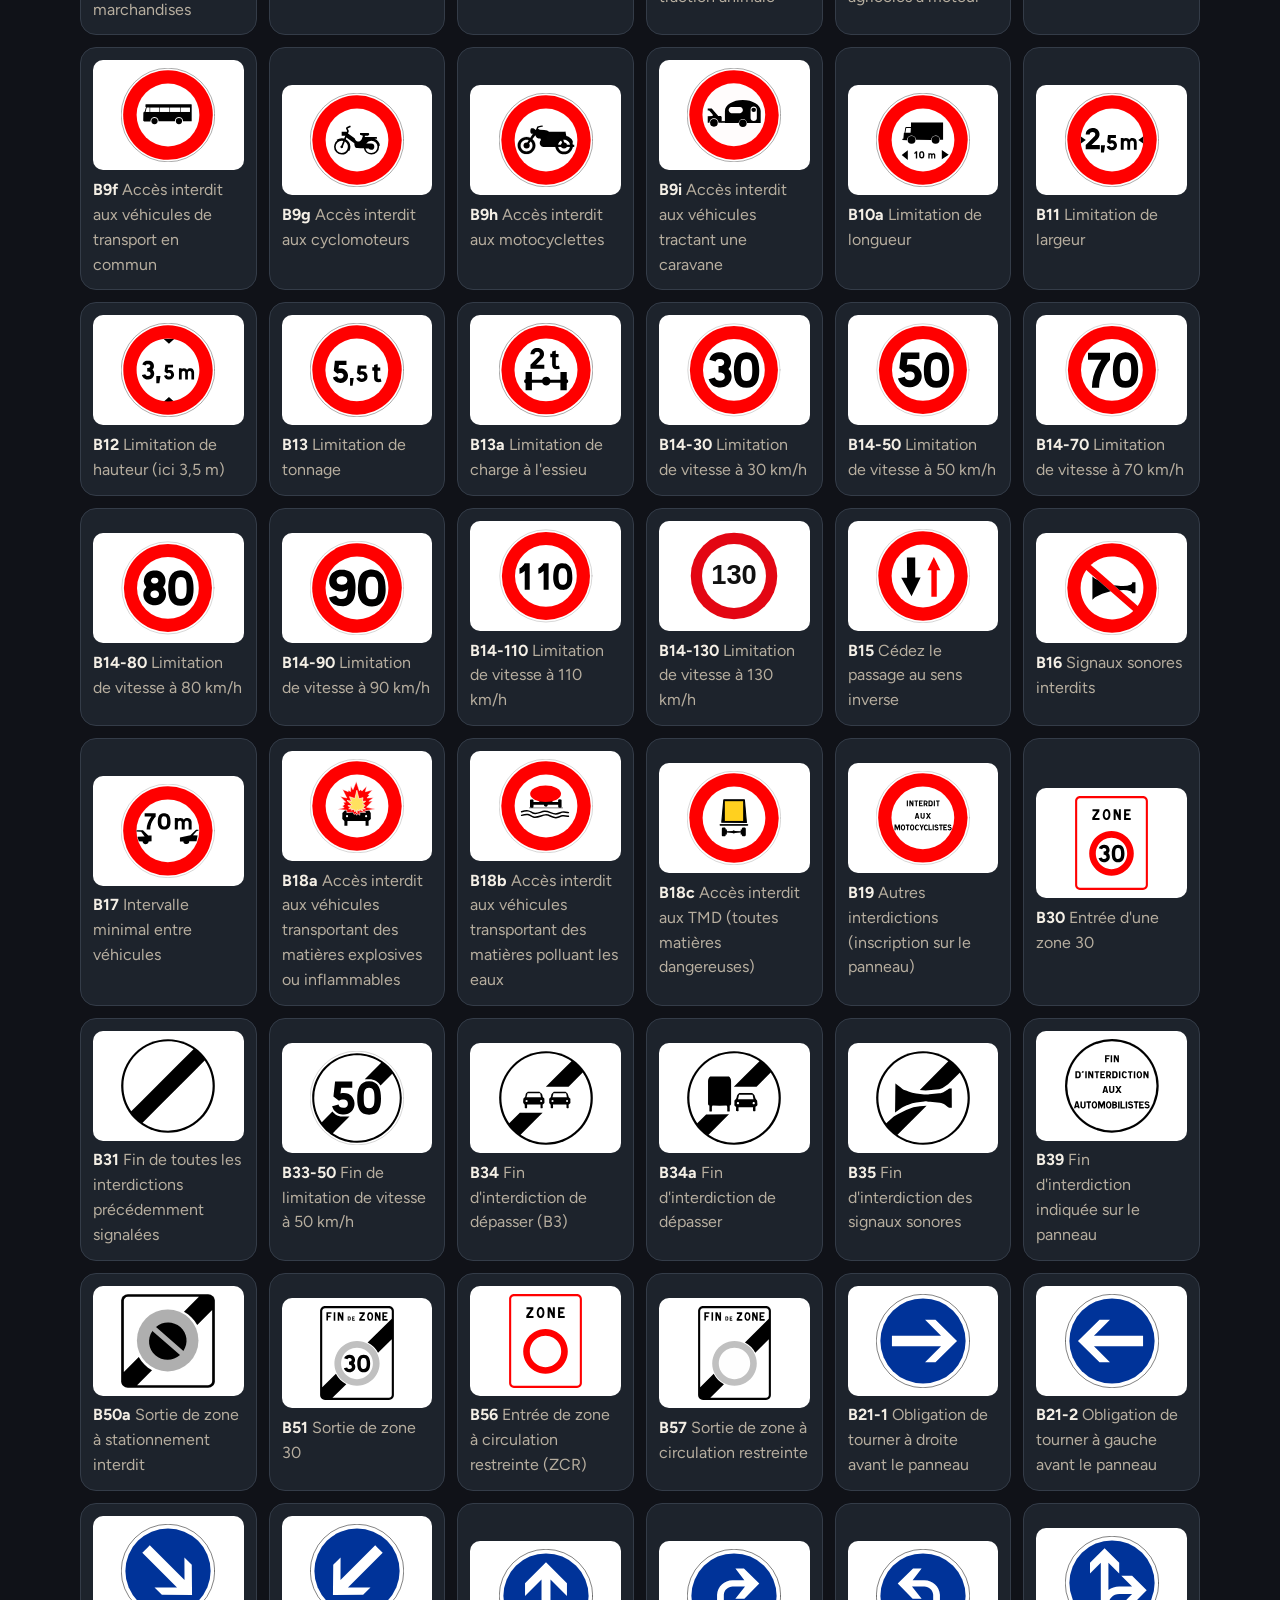
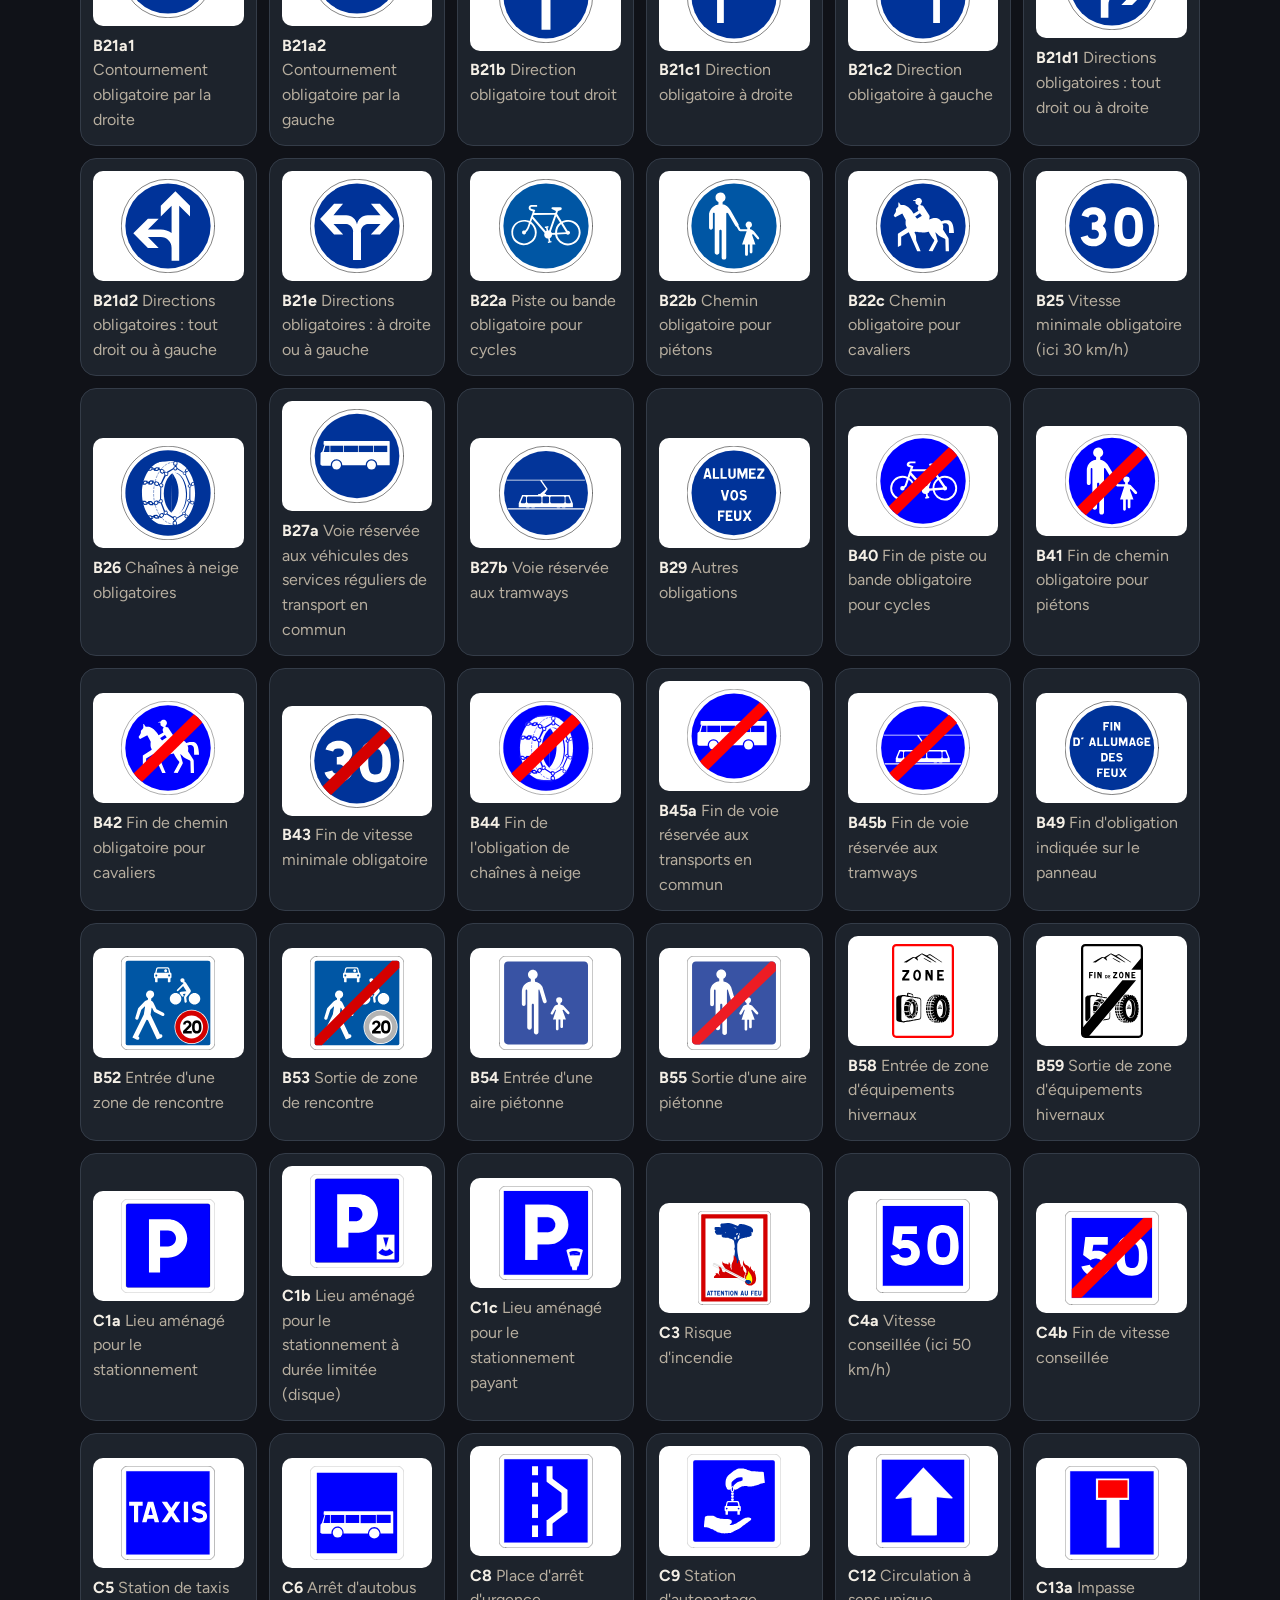
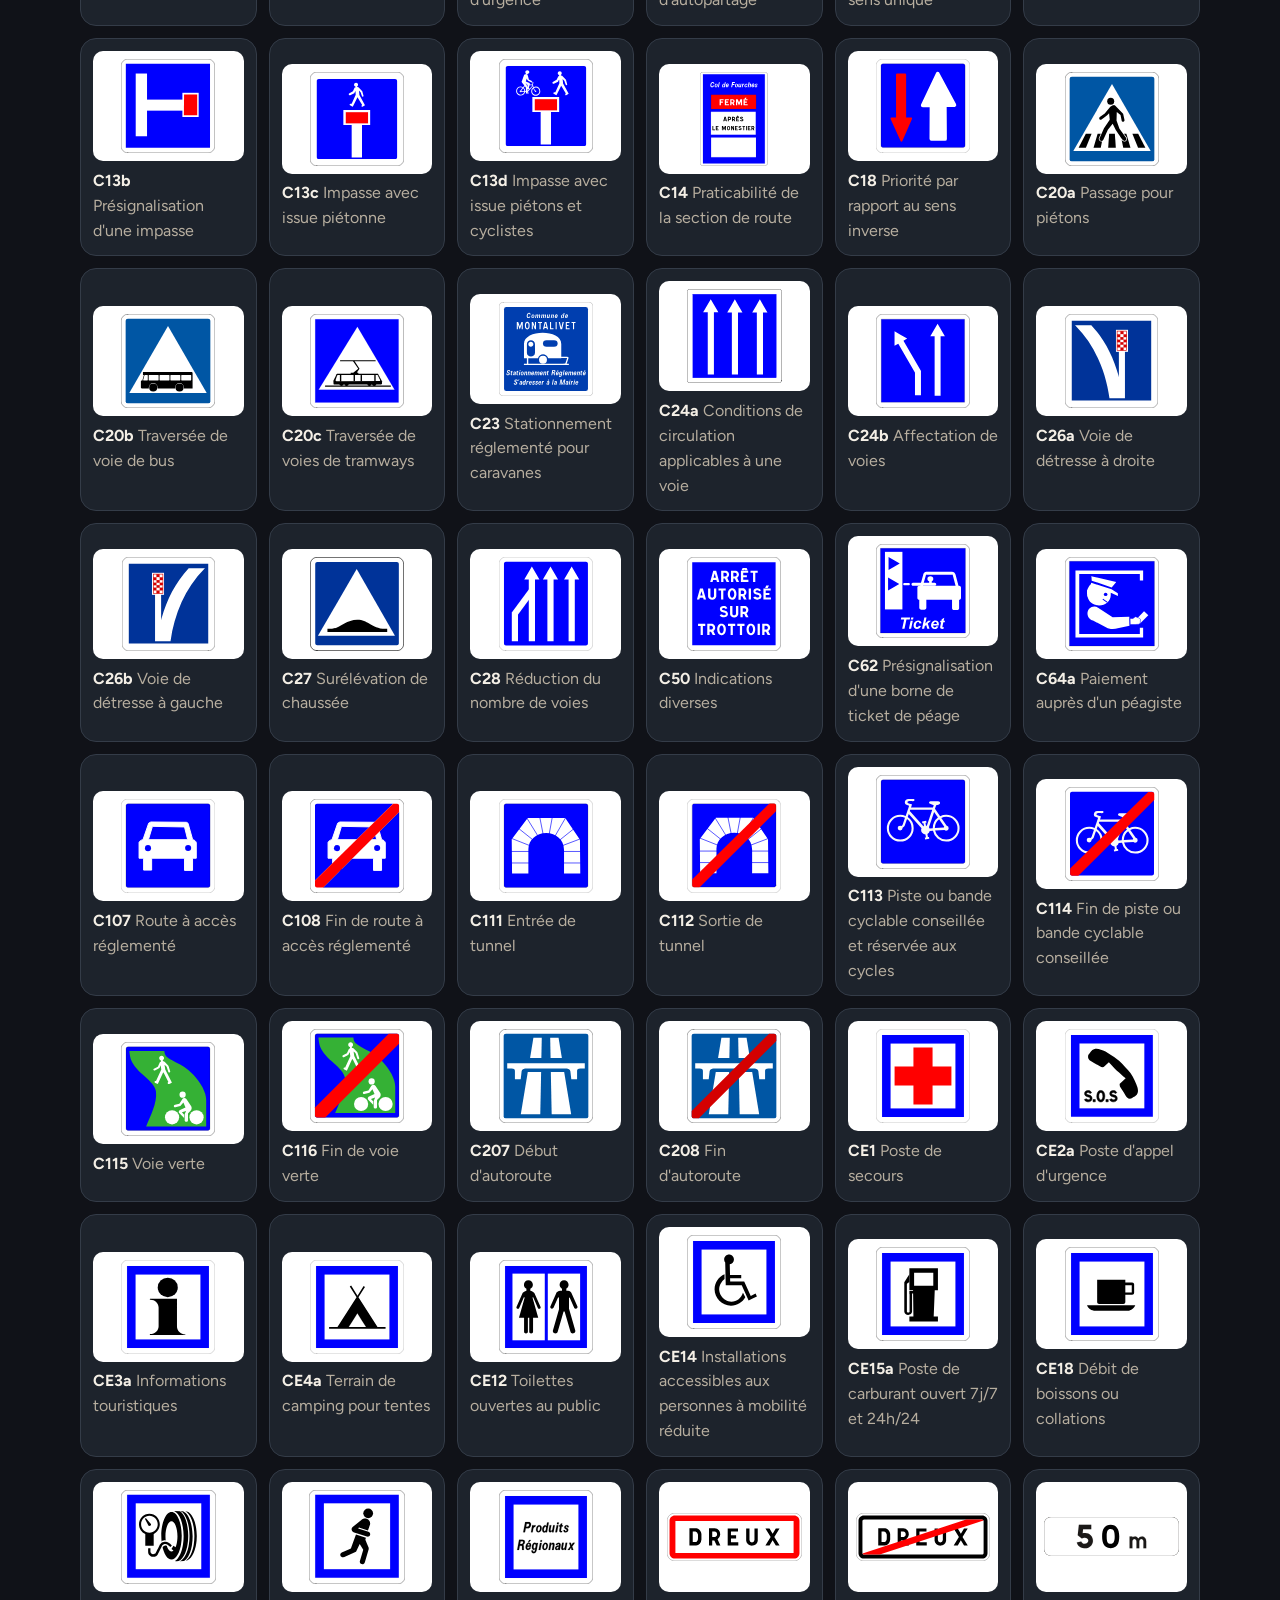
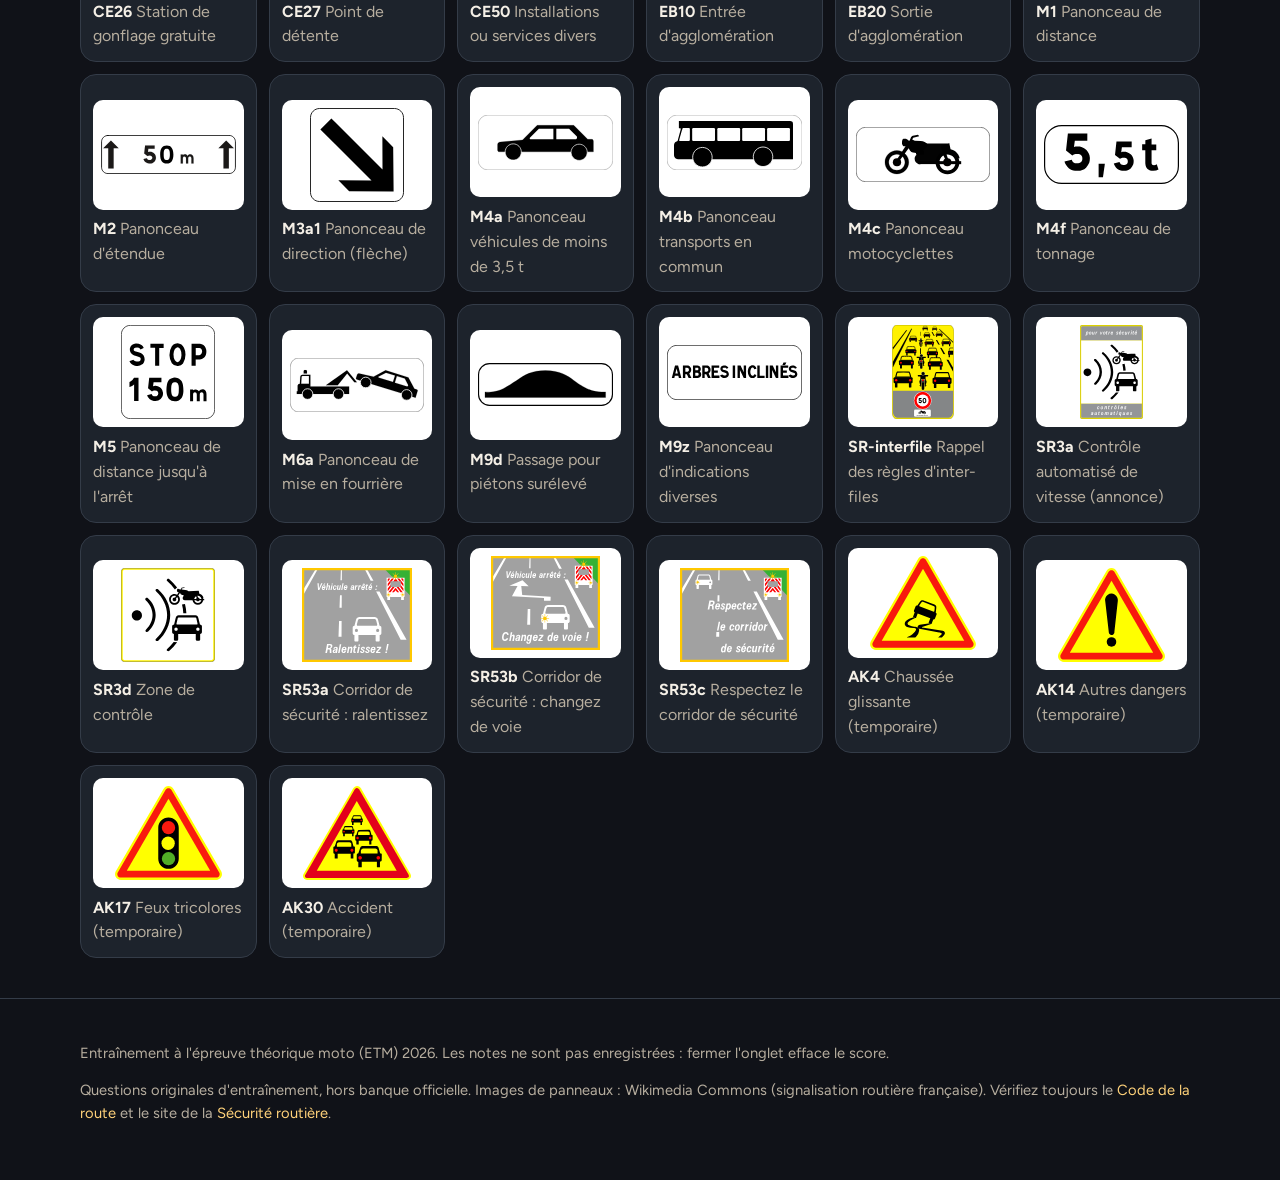
<file: panneaux.html>
<!DOCTYPE html>
<html lang="fr">
<head>
  <meta charset="utf-8">
  <meta name="viewport" content="width=device-width, initial-scale=1">
  <title>Panneaux - Code Moto 2026</title>
  <meta name="description" content="Catalogue de panneaux de signalisation routière française pour réviser le code moto.">
  <link rel="preconnect" href="https://fonts.googleapis.com">
  <link rel="preconnect" href="https://fonts.gstatic.com" crossorigin>
  <link href="https://fonts.googleapis.com/css2?family=Figtree:wght@400;600;700&family=Syne:wght@700;800&display=swap" rel="stylesheet">
  <link rel="stylesheet" href="assets/css/styles.css">
</head>
<body data-page="panneaux">
  <div id="site-header"></div>
  <main class="wrap section">
    <p class="kicker">Signalisation</p>
    <h1>Panneaux du code, lus avec un œil de motard</h1>
    <p class="lede">206 schémas Wikimedia, titres IISR, classés par famille (les nouveaux ne sont pas relégués en bas de page). Sélection pédagogique : dangers (série A), prescriptions B, indications C, services, panonceaux, panneaux SR (dont le corridor de sécurité 2025) et temporaires à fond jaune. L'IISR en compte davantage (88 type B, 130+ type C/D/E, 59 panonceaux) : on a pris ceux qui tombent à l'ETM et à moto.</p>
    <div id="signs-root"></div>
  </main>
  <div class="modal" id="sign-modal" hidden>
    <div class="modal-card" role="dialog" aria-modal="true"></div>
  </div>
  <div id="site-footer"></div>
  <script src="assets/js/site.js"></script>
  <script src="assets/js/panneaux.js"></script>
</body>
</html>
</file>
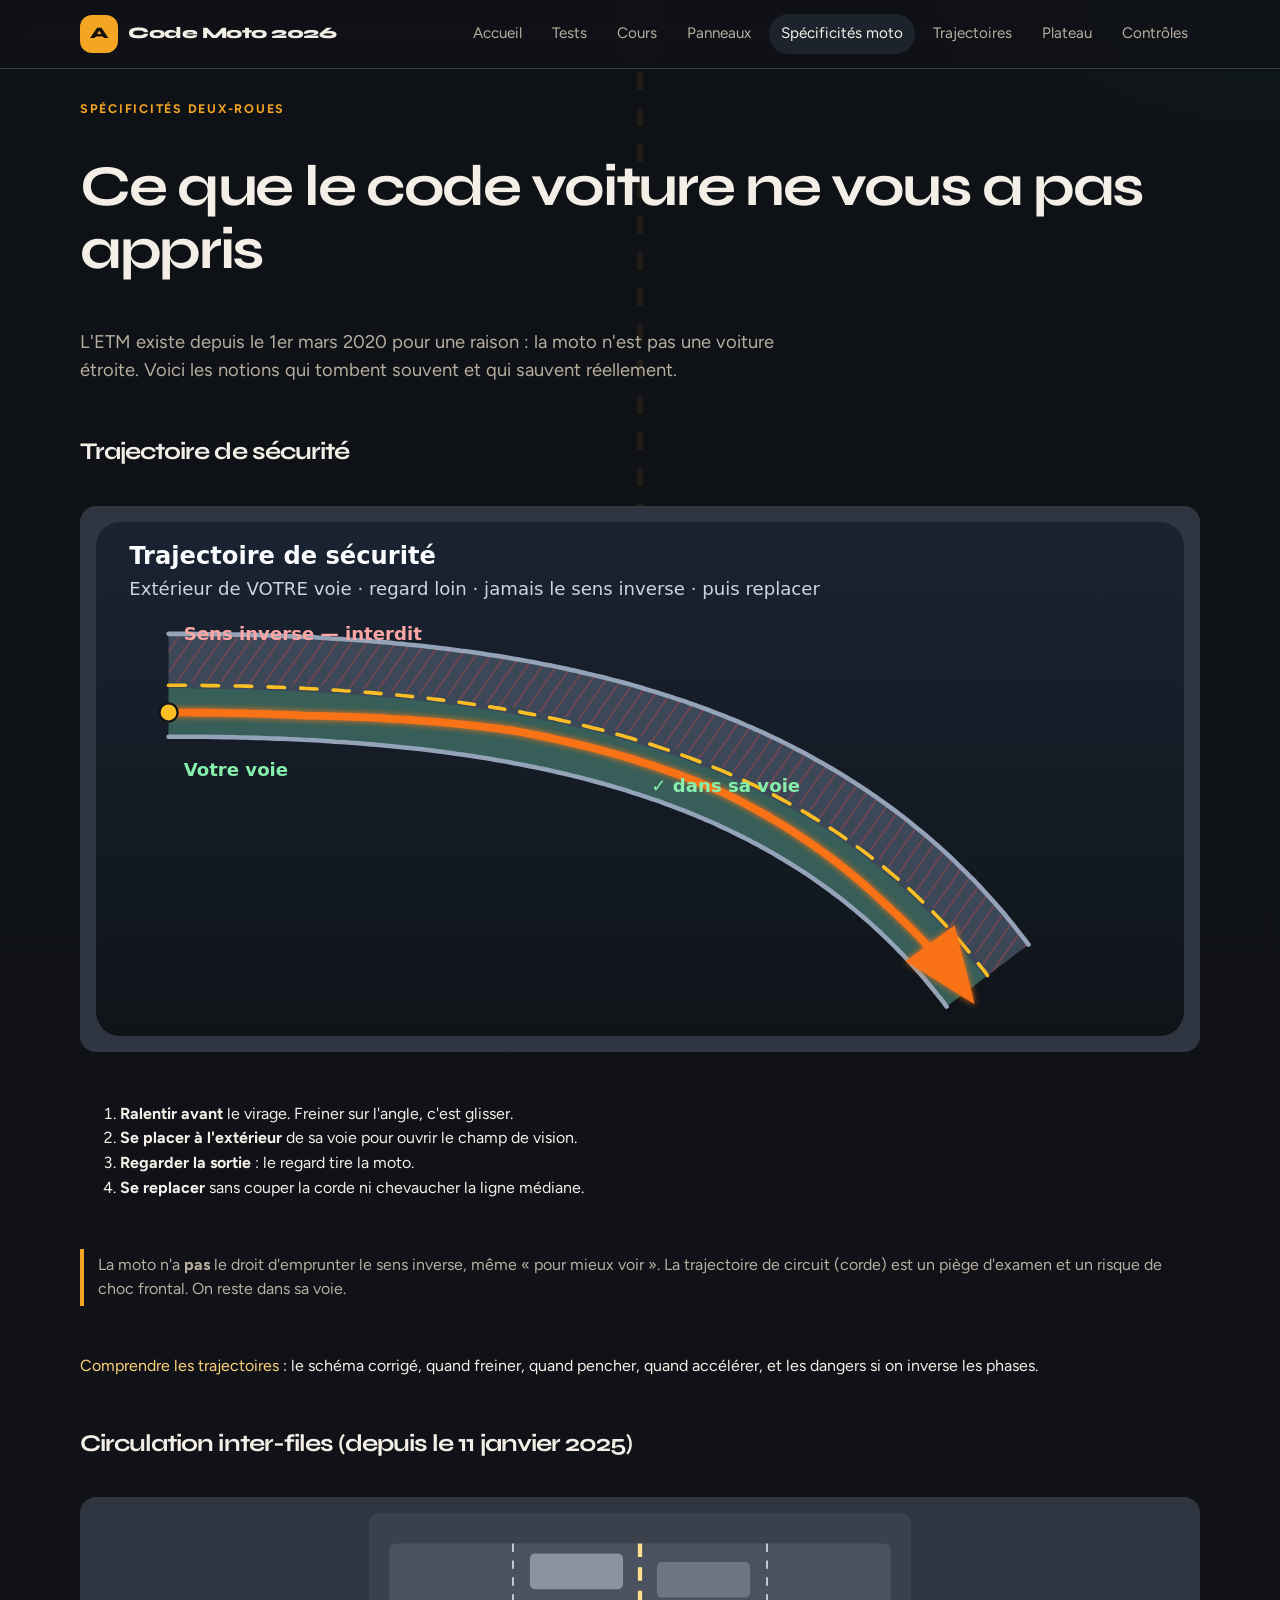
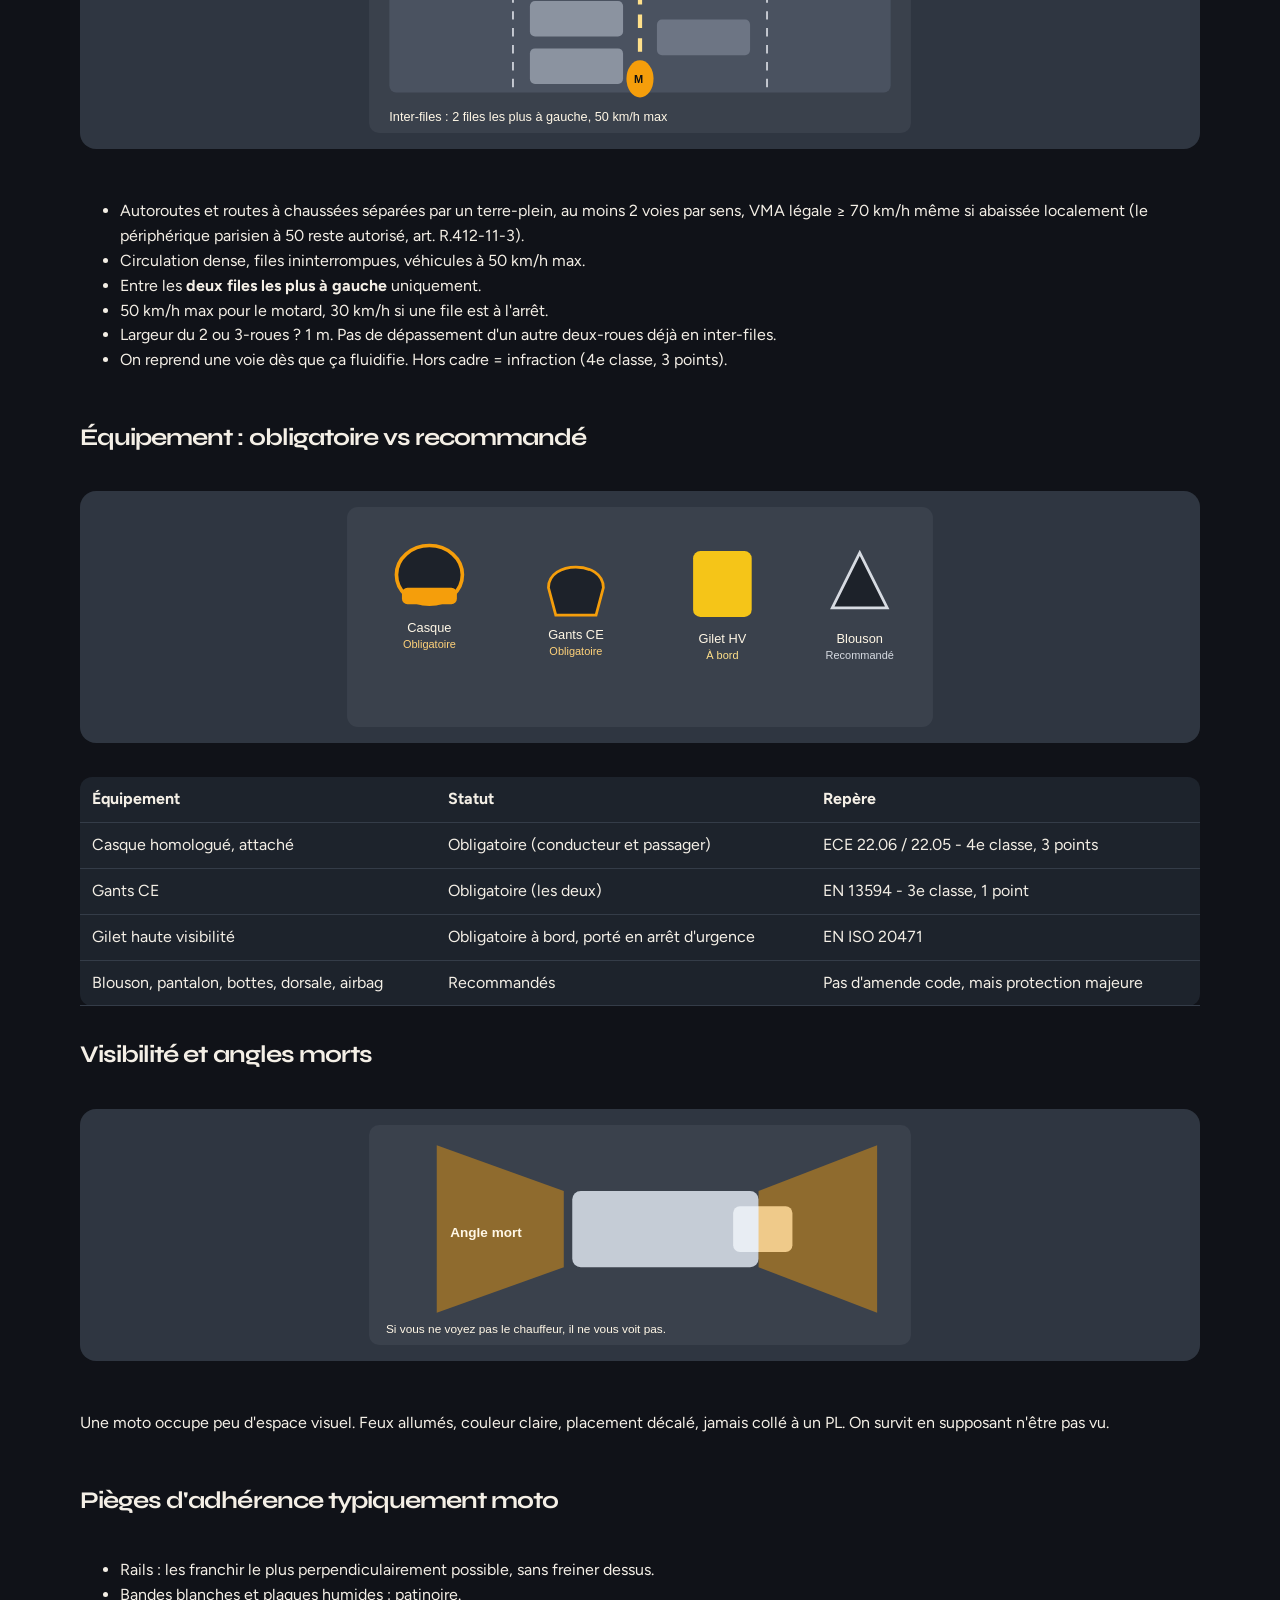
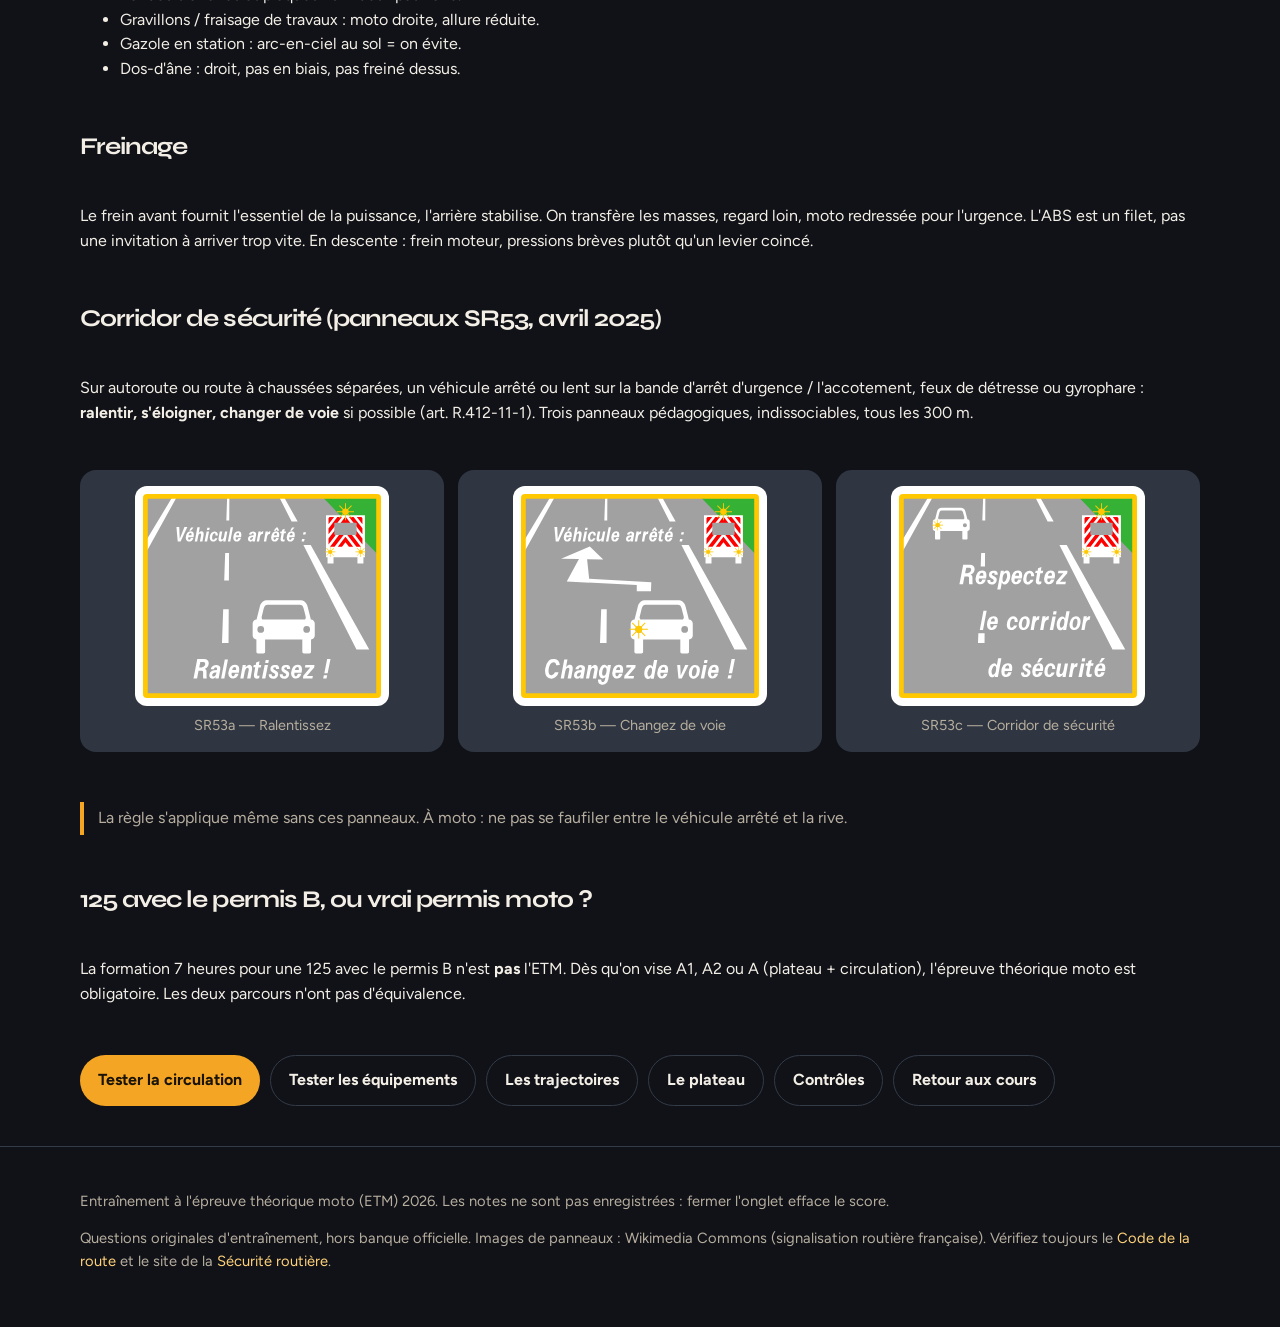
<file: particularites.html>
<!DOCTYPE html>
<html lang="fr">
<head>
  <meta charset="utf-8">
  <meta name="viewport" content="width=device-width, initial-scale=1">
  <title>Particularités du code moto - ETM 2026</title>
  <meta name="description" content="Trajectoire de sécurité, circulation inter-files, équipements obligatoires, différences avec le code voiture.">
  <link rel="preconnect" href="https://fonts.googleapis.com">
  <link rel="preconnect" href="https://fonts.gstatic.com" crossorigin>
  <link href="https://fonts.googleapis.com/css2?family=Figtree:wght@400;600;700&family=Syne:wght@700;800&display=swap" rel="stylesheet">
  <link rel="stylesheet" href="assets/css/styles.css">
</head>
<body data-page="particularites">
  <div id="site-header"></div>
  <main class="wrap section lesson">
    <p class="kicker">Spécificités deux-roues</p>
    <h1>Ce que le code voiture ne vous a pas appris</h1>
    <p class="lede">L'ETM existe depuis le 1er mars 2020 pour une raison : la moto n'est pas une voiture étroite. Voici les notions qui tombent souvent et qui sauvent réellement.</p>

    <h2>Trajectoire de sécurité</h2>
    <figure class="q-image q-image-wide">
      <img src="assets/img/illustrations/trajectoire.svg" alt="Schéma : se placer à l'extérieur de sa voie, regarder loin, se replacer sans traverser la ligne">
    </figure>
    <ol>
      <li><strong>Ralentir avant</strong> le virage. Freiner sur l'angle, c'est glisser.</li>
      <li><strong>Se placer à l'extérieur</strong> de sa voie pour ouvrir le champ de vision.</li>
      <li><strong>Regarder la sortie</strong> : le regard tire la moto.</li>
      <li><strong>Se replacer</strong> sans couper la corde ni chevaucher la ligne médiane.</li>
    </ol>
    <p class="note">La moto n'a <strong>pas</strong> le droit d'emprunter le sens inverse, même « pour mieux voir ». La trajectoire de circuit (corde) est un piège d'examen et un risque de choc frontal. On reste dans sa voie.</p>
    <p><a href="trajectoires.html">Comprendre les trajectoires</a> : le schéma corrigé, quand freiner, quand pencher, quand accélérer, et les dangers si on inverse les phases.</p>

    <h2>Circulation inter-files (depuis le 11 janvier 2025)</h2>
    <figure class="q-image">
      <img src="assets/img/illustrations/interfiles.svg" alt="Moto entre les deux files les plus à gauche">
    </figure>
    <ul>
      <li>Autoroutes et routes à chaussées séparées par un terre-plein, au moins 2 voies par sens, VMA légale ≥ 70 km/h même si abaissée localement (le périphérique parisien à 50 reste autorisé, art. R.412-11-3).</li>
      <li>Circulation dense, files ininterrompues, véhicules à 50 km/h max.</li>
      <li>Entre les <strong>deux files les plus à gauche</strong> uniquement.</li>
      <li>50 km/h max pour le motard, 30 km/h si une file est à l'arrêt.</li>
      <li>Largeur du 2 ou 3-roues ? 1 m. Pas de dépassement d'un autre deux-roues déjà en inter-files.</li>
      <li>On reprend une voie dès que ça fluidifie. Hors cadre = infraction (4e classe, 3 points).</li>
    </ul>

    <h2>Équipement : obligatoire vs recommandé</h2>
    <figure class="q-image">
      <img src="assets/img/illustrations/equipement.svg" alt="Casque et gants obligatoires, gilet à bord, blouson recommandé">
    </figure>
    <div class="table-wrap">
      <table>
        <thead><tr><th>Équipement</th><th>Statut</th><th>Repère</th></tr></thead>
        <tbody>
          <tr><td>Casque homologué, attaché</td><td>Obligatoire (conducteur et passager)</td><td>ECE 22.06 / 22.05 - 4e classe, 3 points</td></tr>
          <tr><td>Gants CE</td><td>Obligatoire (les deux)</td><td>EN 13594 - 3e classe, 1 point</td></tr>
          <tr><td>Gilet haute visibilité</td><td>Obligatoire à bord, porté en arrêt d'urgence</td><td>EN ISO 20471</td></tr>
          <tr><td>Blouson, pantalon, bottes, dorsale, airbag</td><td>Recommandés</td><td>Pas d'amende code, mais protection majeure</td></tr>
        </tbody>
      </table>
    </div>

    <h2>Visibilité et angles morts</h2>
    <figure class="q-image">
      <img src="assets/img/illustrations/angle-mort.svg" alt="Zones d'angle mort d'un camion">
    </figure>
    <p>Une moto occupe peu d'espace visuel. Feux allumés, couleur claire, placement décalé, jamais collé à un PL. On survit en supposant n'être pas vu.</p>

    <h2>Pièges d'adhérence typiquement moto</h2>
    <ul>
      <li>Rails : les franchir le plus perpendiculairement possible, sans freiner dessus.</li>
      <li>Bandes blanches et plaques humides : patinoire.</li>
      <li>Gravillons / fraisage de travaux : moto droite, allure réduite.</li>
      <li>Gazole en station : arc-en-ciel au sol = on évite.</li>
      <li>Dos-d'âne : droit, pas en biais, pas freiné dessus.</li>
    </ul>

    <h2>Freinage</h2>
    <p>Le frein avant fournit l'essentiel de la puissance, l'arrière stabilise. On transfère les masses, regard loin, moto redressée pour l'urgence. L'ABS est un filet, pas une invitation à arriver trop vite. En descente : frein moteur, pressions brèves plutôt qu'un levier coincé.</p>

    <h2>Corridor de sécurité (panneaux SR53, avril 2025)</h2>
    <p>Sur autoroute ou route à chaussées séparées, un véhicule arrêté ou lent sur la bande d'arrêt d'urgence / l'accotement, feux de détresse ou gyrophare : <strong>ralentir, s'éloigner, changer de voie</strong> si possible (art. R.412-11-1). Trois panneaux pédagogiques, indissociables, tous les 300&nbsp;m.</p>
    <div class="phase-grid">
      <figure class="q-image"><img src="assets/img/signs/SR53a.svg" alt="SR53a : véhicule arrêté, ralentissez"><figcaption>SR53a — Ralentissez</figcaption></figure>
      <figure class="q-image"><img src="assets/img/signs/SR53b.svg" alt="SR53b : changez de voie"><figcaption>SR53b — Changez de voie</figcaption></figure>
      <figure class="q-image"><img src="assets/img/signs/SR53c.svg" alt="SR53c : respectez le corridor"><figcaption>SR53c — Corridor de sécurité</figcaption></figure>
    </div>
    <p class="note">La règle s'applique même sans ces panneaux. À moto : ne pas se faufiler entre le véhicule arrêté et la rive.</p>

    <h2>125 avec le permis B, ou vrai permis moto ?</h2>
    <p>La formation 7 heures pour une 125 avec le permis B n'est <strong>pas</strong> l'ETM. Dès qu'on vise A1, A2 ou A (plateau + circulation), l'épreuve théorique moto est obligatoire. Les deux parcours n'ont pas d'équivalence.</p>

    <div class="actions">
      <a class="btn btn-primary" href="quiz.html?cat=circulation&amp;mode=run&amp;n=10&amp;feedback=1">Tester la circulation</a>
      <a class="btn btn-ghost" href="quiz.html?cat=protection&amp;mode=run&amp;n=10&amp;feedback=1">Tester les équipements</a>
      <a class="btn btn-ghost" href="trajectoires.html">Les trajectoires</a>
      <a class="btn btn-ghost" href="plateau.html">Le plateau</a>
      <a class="btn btn-ghost" href="controles.html">Contrôles</a>
      <a class="btn btn-ghost" href="apprendre.html">Retour aux cours</a>
    </div>
  </main>
  <div id="site-footer"></div>
  <script src="assets/js/site.js"></script>
</body>
</html>
</file>
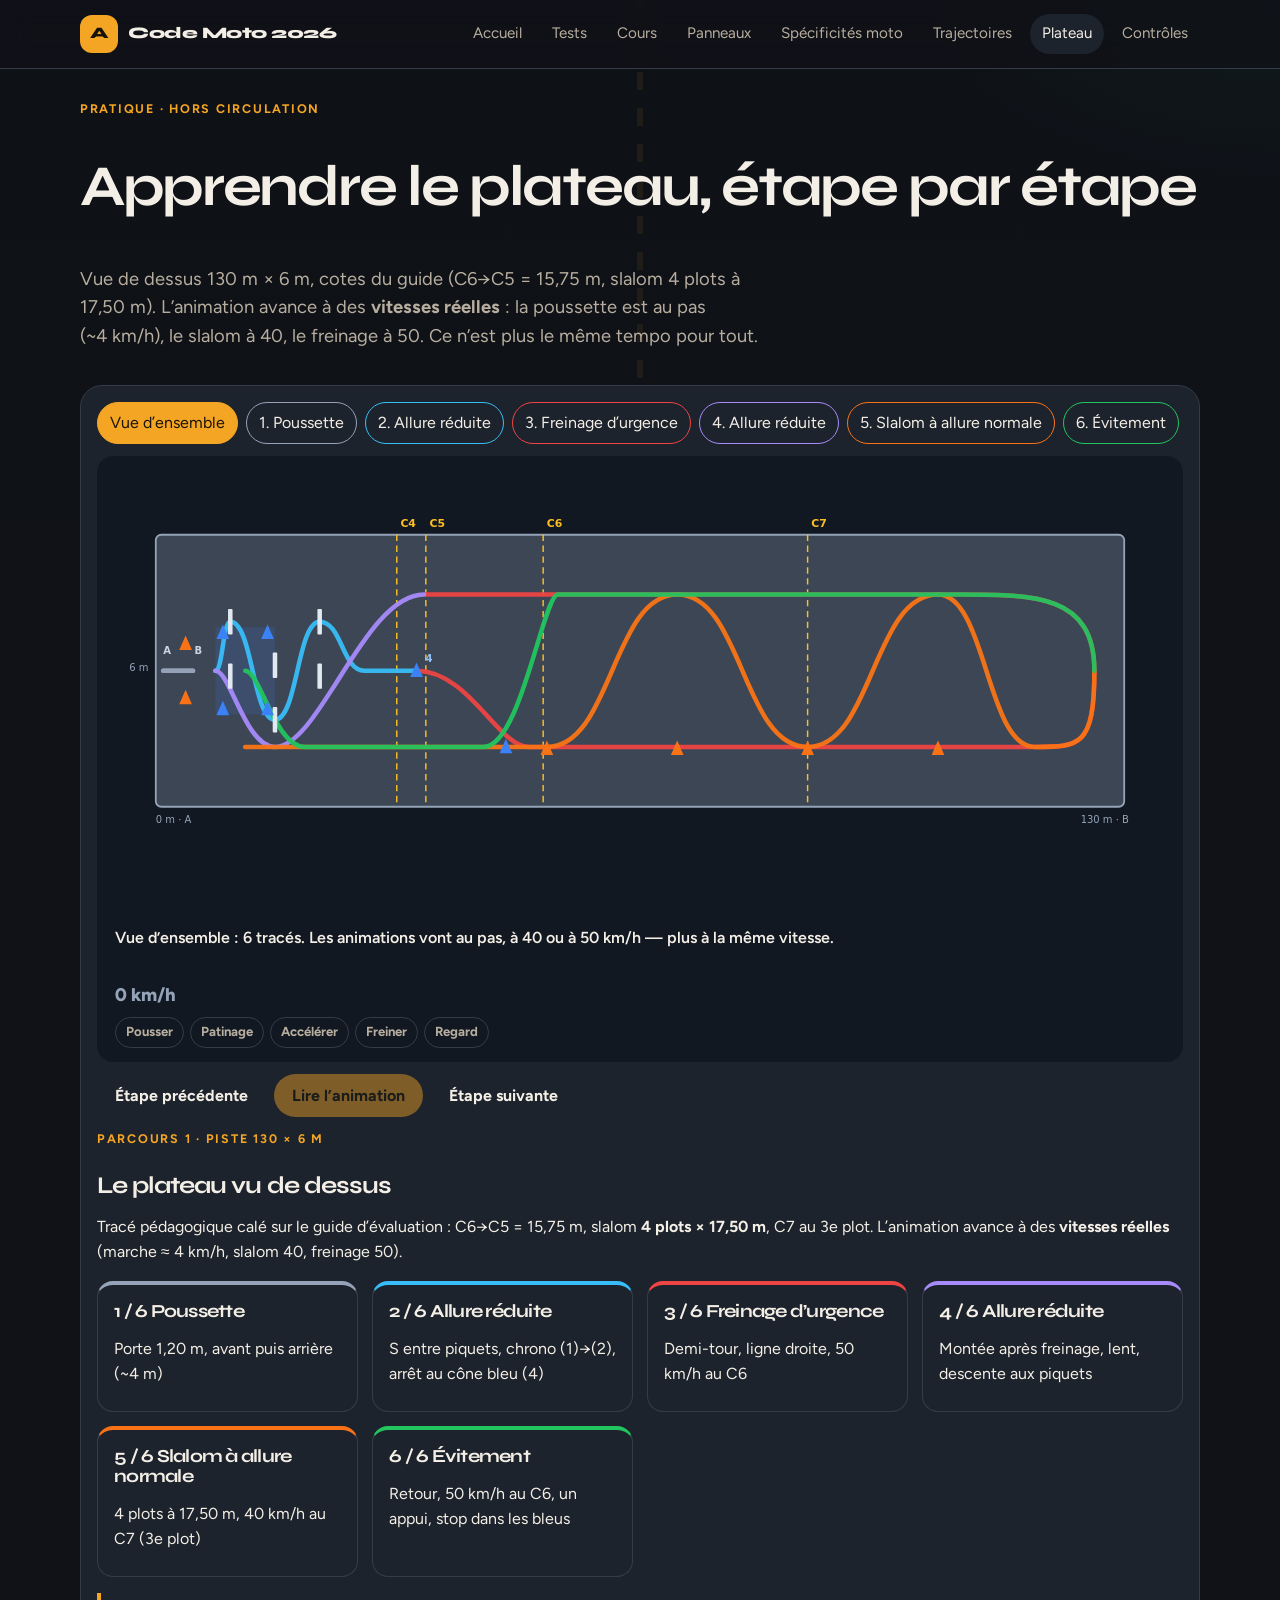
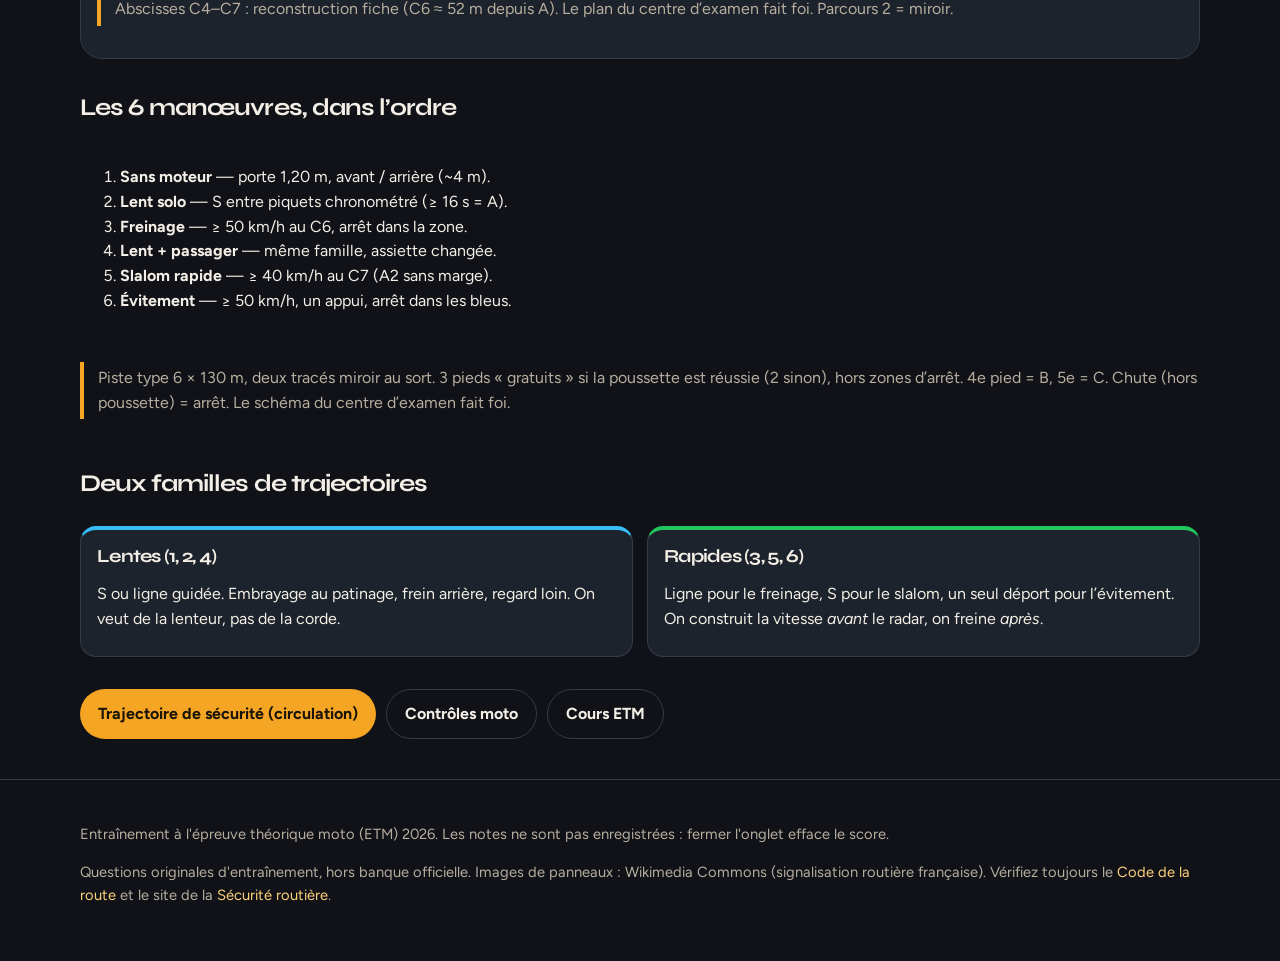
<file: plateau.html>
<!DOCTYPE html>
<html lang="fr">
<head>
  <meta charset="utf-8">
  <meta name="viewport" content="width=device-width, initial-scale=1">
  <title>Apprendre le plateau moto - épreuve hors circulation 2026</title>
  <meta name="description" content="Leçon animée du plateau A1/A2 : 6 étapes, trajectoires, quand accélérer ou freiner, difficultés et entraînement.">
  <link rel="preconnect" href="https://fonts.googleapis.com">
  <link rel="preconnect" href="https://fonts.gstatic.com" crossorigin>
  <link href="https://fonts.googleapis.com/css2?family=Figtree:wght@400;600;700&family=Syne:wght@700;800&display=swap" rel="stylesheet">
  <link rel="stylesheet" href="assets/css/styles.css">
</head>
<body data-page="plateau">
  <div id="site-header"></div>
  <main class="wrap section lesson">
    <p class="kicker">Pratique · hors circulation</p>
    <h1>Apprendre le plateau, étape par étape</h1>
    <p class="lede">Vue de dessus 130&nbsp;m × 6&nbsp;m, cotes du guide (C6→C5 = 15,75&nbsp;m, slalom 4 plots à 17,50&nbsp;m). L’animation avance à des <strong>vitesses réelles</strong> : la poussette est au pas (~4&nbsp;km/h), le slalom à 40, le freinage à 50. Ce n’est plus le même tempo pour tout.</p>

    <section class="plateau-player" id="plateau-player" aria-label="Leçon animée du plateau">
      <div id="step-pills" role="tablist" aria-label="Manœuvres"></div>
      <div class="player-stage">
        <svg id="plateau-svg" viewBox="0 0 1180 500" role="img" aria-label="Plateau vu de dessus">
          <g id="track-layer"></g>
          <g id="paths-layer"></g>
          <g id="marks-layer"></g>
          <circle id="bike-dot" r="8" fill="#fbbf24" stroke="#0f1419" stroke-width="2" cx="0" cy="0" visibility="hidden"/>
        </svg>
        <p class="live-caption" id="live-caption" aria-live="polite"></p>
        <p class="live-speed" id="live-speed" aria-live="off">0 km/h</p>
        <div id="live-badges" aria-hidden="true"></div>
      </div>
      <div class="player-controls">
        <button type="button" class="btn btn-ghost" id="prev-step">Étape précédente</button>
        <button type="button" class="btn btn-primary" id="play-step" aria-pressed="false">Lire l’animation</button>
        <button type="button" class="btn btn-ghost" id="next-step">Étape suivante</button>
      </div>
      <div id="step-panel"></div>
    </section>

    <h2>Les 6 manœuvres, dans l’ordre</h2>
    <ol>
      <li><strong>Sans moteur</strong> — porte 1,20&nbsp;m, avant / arrière (~4&nbsp;m).</li>
      <li><strong>Lent solo</strong> — S entre piquets chronométré (≥ 16&nbsp;s = A).</li>
      <li><strong>Freinage</strong> — ≥ 50&nbsp;km/h au C6, arrêt dans la zone.</li>
      <li><strong>Lent + passager</strong> — même famille, assiette changée.</li>
      <li><strong>Slalom rapide</strong> — ≥ 40&nbsp;km/h au C7 (A2 sans marge).</li>
      <li><strong>Évitement</strong> — ≥ 50&nbsp;km/h, un appui, arrêt dans les bleus.</li>
    </ol>
    <p class="note">Piste type 6 × 130&nbsp;m, deux tracés miroir au sort. 3 pieds « gratuits » si la poussette est réussie (2 sinon), hors zones d’arrêt. 4e pied = B, 5e = C. Chute (hors poussette) = arrêt. Le schéma du centre d’examen fait foi.</p>

    <h2>Deux familles de trajectoires</h2>
    <div class="phase-grid">
      <article class="phase-card lean">
        <h3>Lentes (1, 2, 4)</h3>
        <p>S ou ligne guidée. Embrayage au patinage, frein arrière, regard loin. On veut de la lenteur, pas de la corde.</p>
      </article>
      <article class="phase-card gas">
        <h3>Rapides (3, 5, 6)</h3>
        <p>Ligne pour le freinage, S pour le slalom, un seul déport pour l’évitement. On construit la vitesse <em>avant</em> le radar, on freine <em>après</em>.</p>
      </article>
    </div>

    <div class="actions">
      <a class="btn btn-primary" href="trajectoires.html">Trajectoire de sécurité (circulation)</a>
      <a class="btn btn-ghost" href="controles.html">Contrôles moto</a>
      <a class="btn btn-ghost" href="apprendre.html">Cours ETM</a>
    </div>
  </main>
  <div id="site-footer"></div>
  <script src="assets/js/site.js"></script>
  <script src="assets/js/plateau.js"></script>
</body>
</html>
</file>
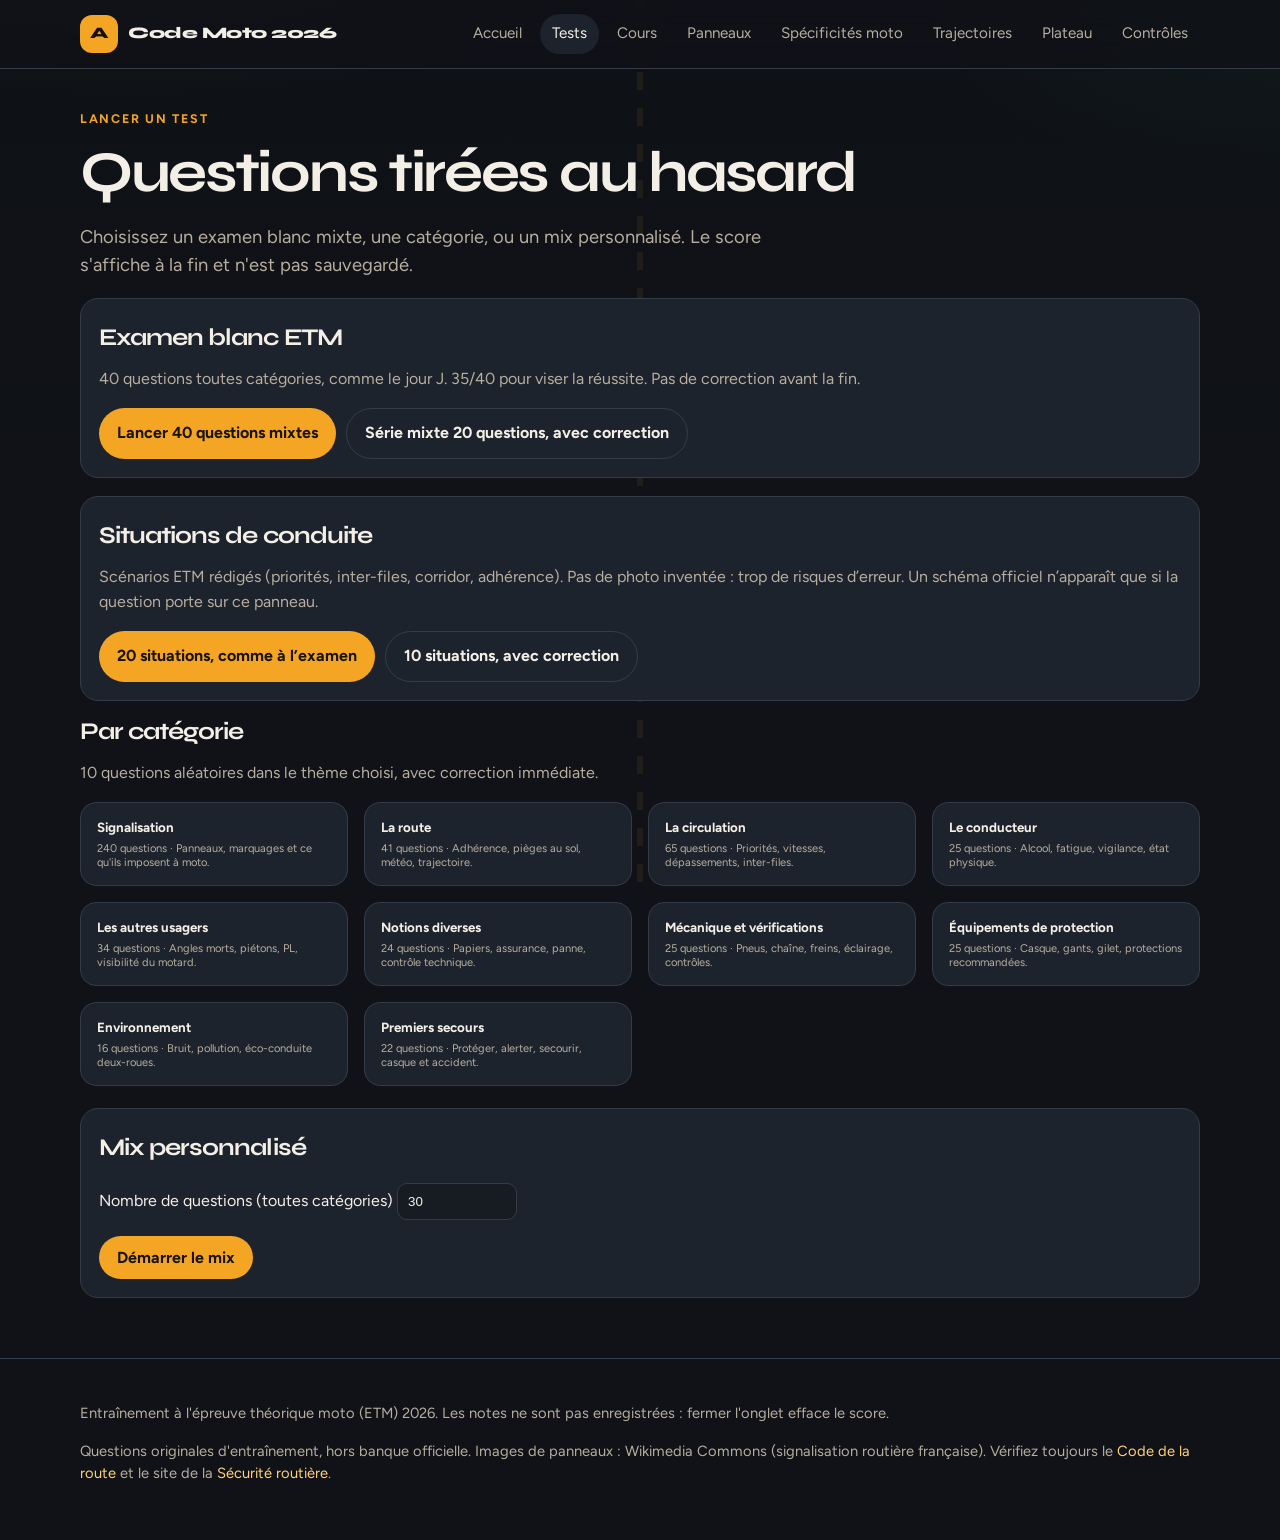
<file: quiz.html>
<!DOCTYPE html>
<html lang="fr">
<head>
  <meta charset="utf-8">
  <meta name="viewport" content="width=device-width, initial-scale=1">
  <title>Tests - Code Moto 2026</title>
  <meta name="description" content="Lancer un test de code moto aléatoire, mixte ou par catégorie. Score affiché à la fin, sans sauvegarde.">
  <link rel="preconnect" href="https://fonts.googleapis.com">
  <link rel="preconnect" href="https://fonts.gstatic.com" crossorigin>
  <link href="https://fonts.googleapis.com/css2?family=Figtree:wght@400;600;700&family=Syne:wght@700;800&display=swap" rel="stylesheet">
  <link rel="stylesheet" href="assets/css/styles.css">
</head>
<body data-page="quiz">
  <div id="site-header"></div>
  <main class="wrap" id="quiz-root">
    <p>Chargement des questions...</p>
  </main>
  <div id="site-footer"></div>
  <script src="assets/js/site.js"></script>
  <script src="assets/js/quiz.js"></script>
</body>
</html>
</file>
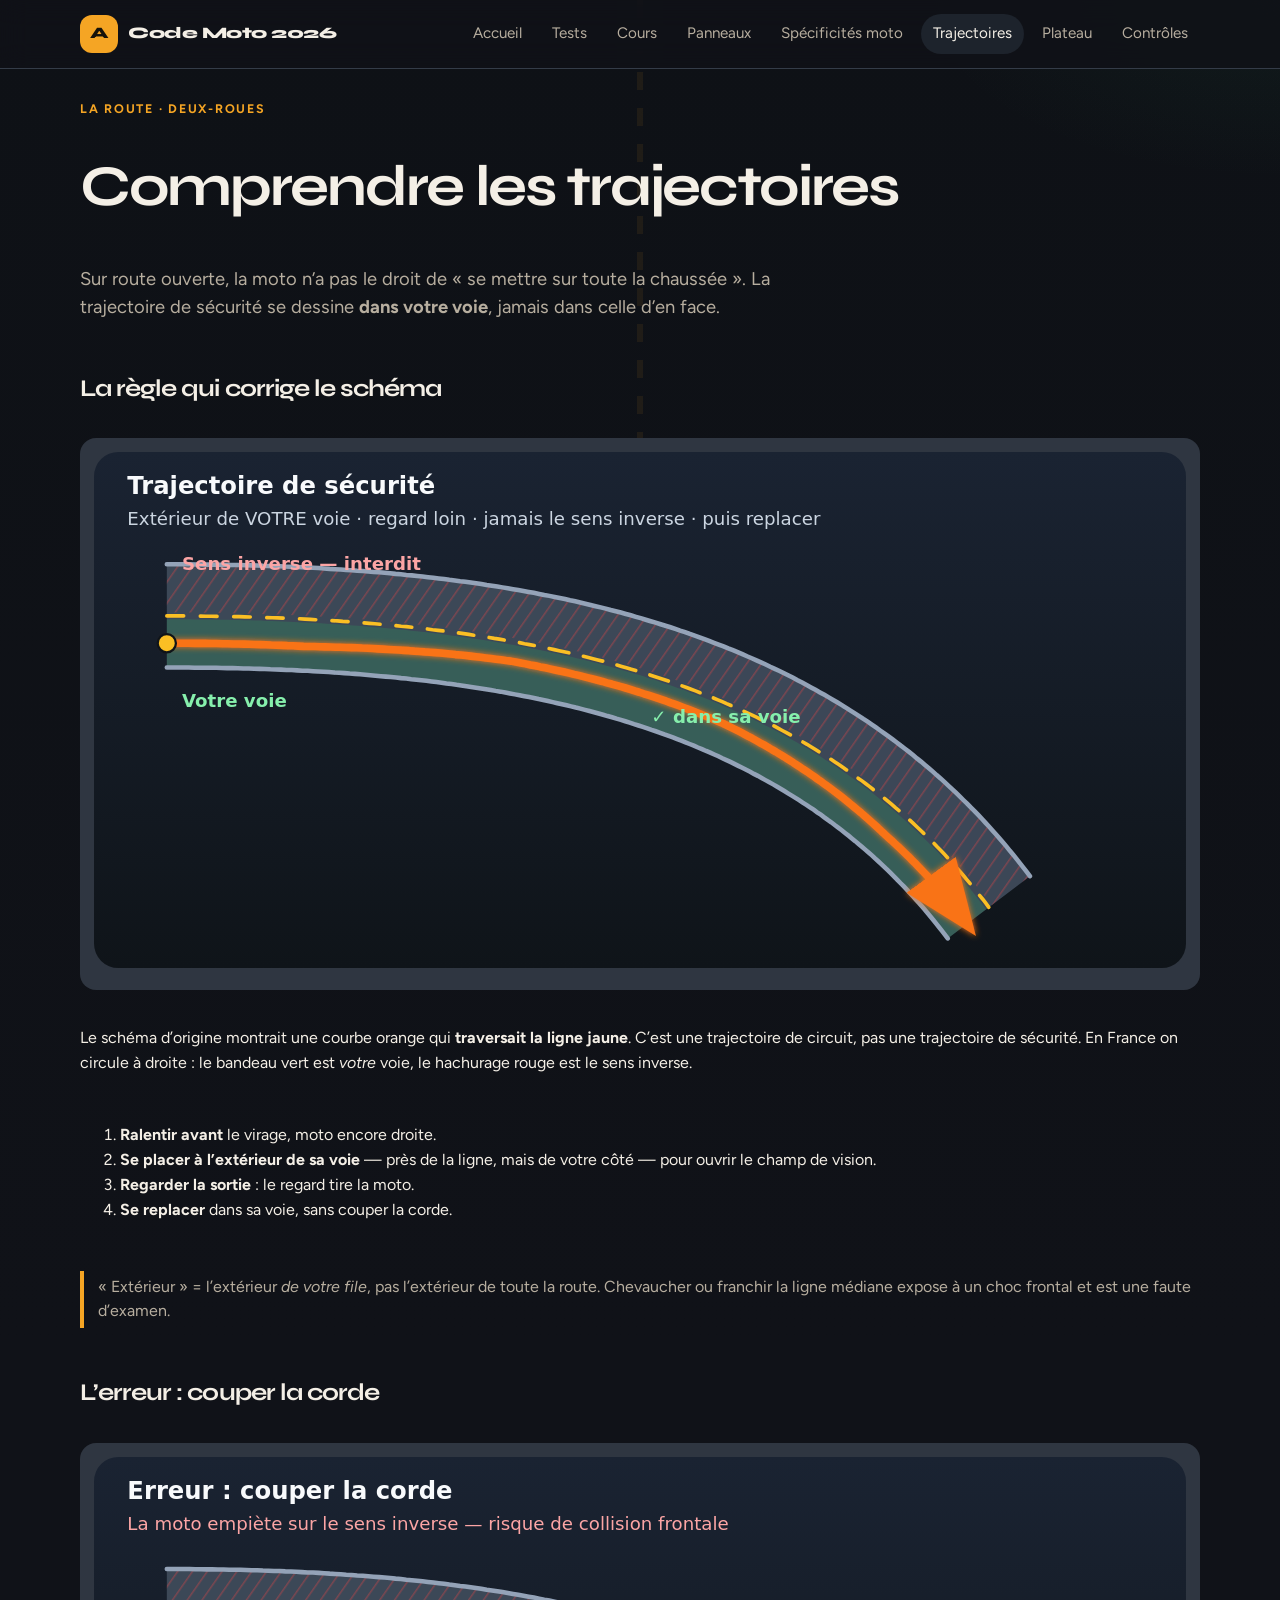
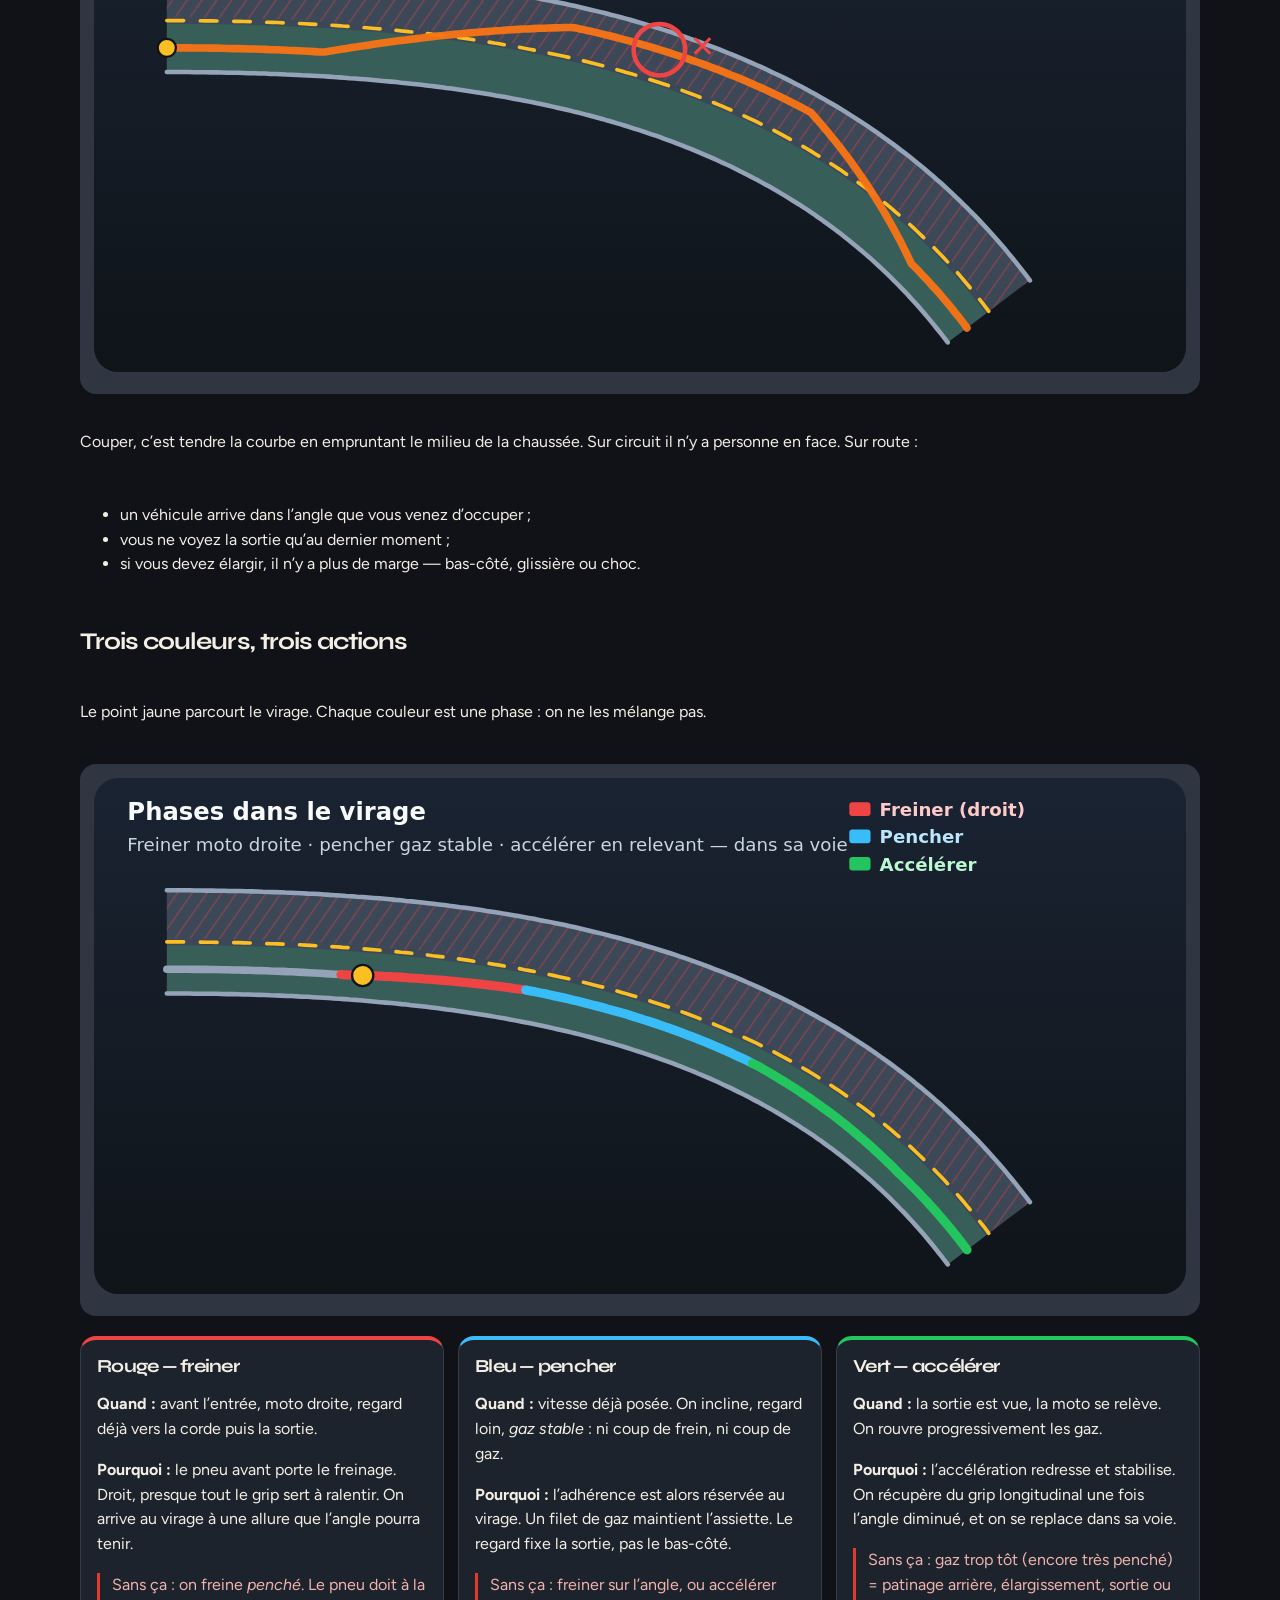
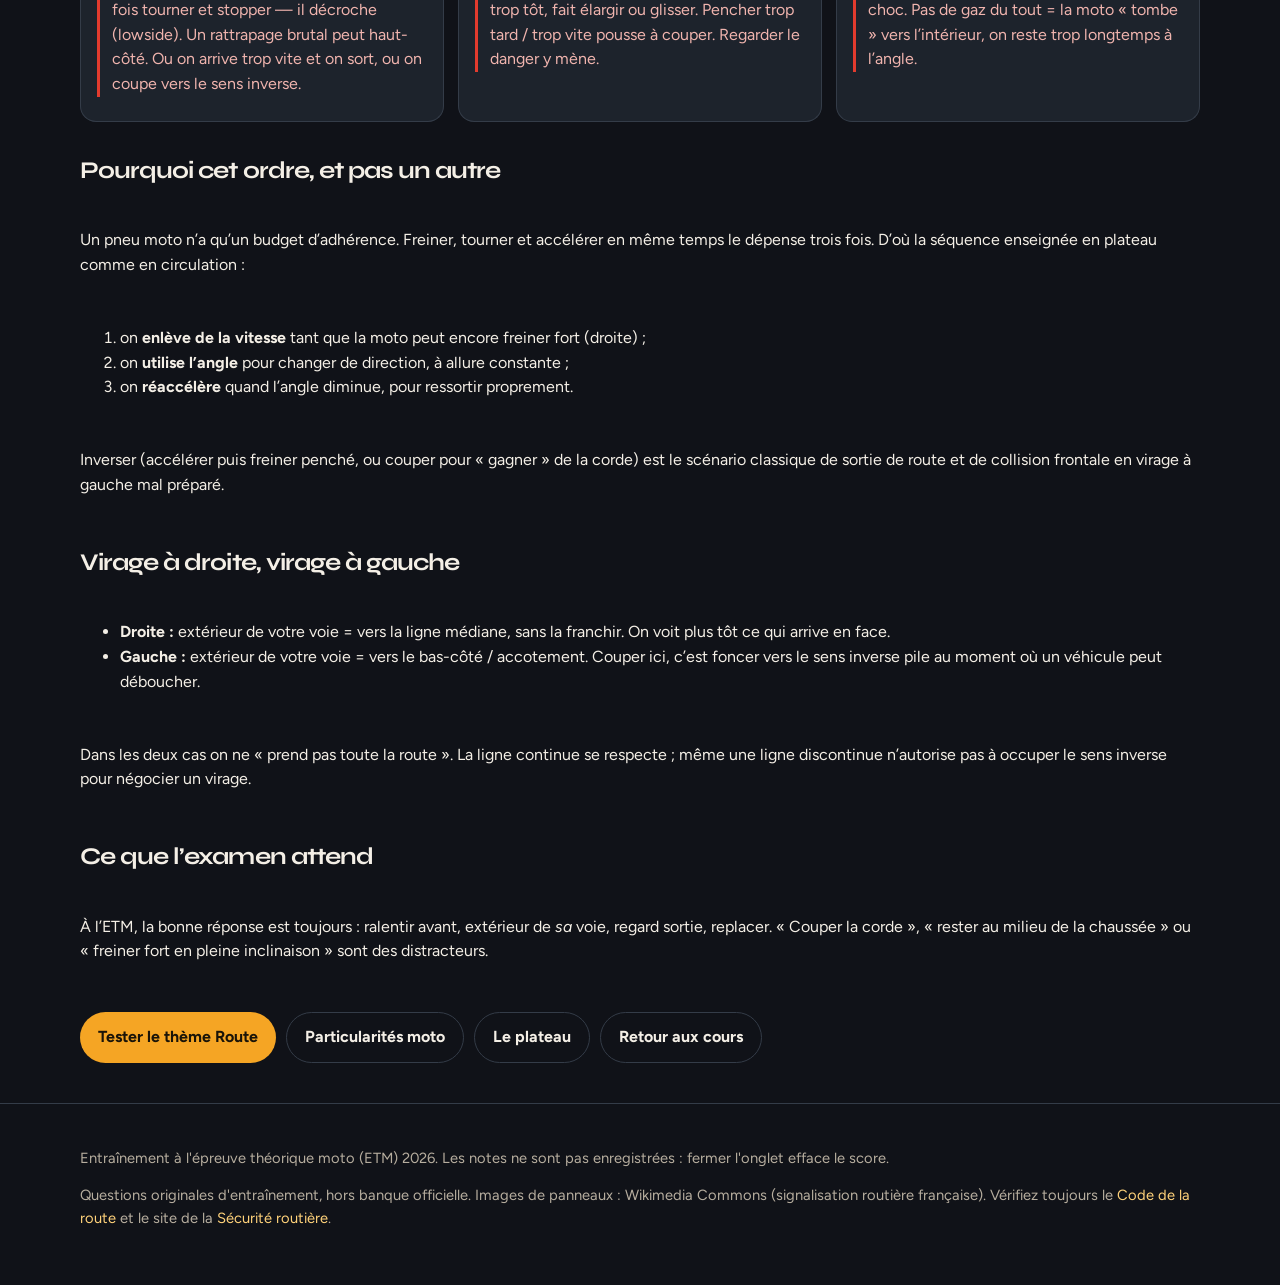
<file: trajectoires.html>
<!DOCTYPE html>
<html lang="fr">
<head>
  <meta charset="utf-8">
  <meta name="viewport" content="width=device-width, initial-scale=1">
  <title>Comprendre les trajectoires moto - ETM 2026</title>
  <meta name="description" content="Trajectoire de sécurité : rester dans sa voie. Quand freiner, pencher, accélérer, et les dangers si on inverse les phases.">
  <link rel="preconnect" href="https://fonts.googleapis.com">
  <link rel="preconnect" href="https://fonts.gstatic.com" crossorigin>
  <link href="https://fonts.googleapis.com/css2?family=Figtree:wght@400;600;700&family=Syne:wght@700;800&display=swap" rel="stylesheet">
  <link rel="stylesheet" href="assets/css/styles.css">
</head>
<body data-page="trajectoires">
  <div id="site-header"></div>
  <main class="wrap section lesson">
    <p class="kicker">La route · deux-roues</p>
    <h1>Comprendre les trajectoires</h1>
    <p class="lede">Sur route ouverte, la moto n’a pas le droit de « se mettre sur toute la chaussée ». La trajectoire de sécurité se dessine <strong>dans votre voie</strong>, jamais dans celle d’en face.</p>

    <h2>La règle qui corrige le schéma</h2>
    <figure class="figure-lesson">
      <img src="assets/img/illustrations/trajectoire.svg" alt="Virage à droite : la moto reste dans sa voie, à l’extérieur de cette voie, sans traverser la ligne médiane">
    </figure>
    <p>Le schéma d’origine montrait une courbe orange qui <strong>traversait la ligne jaune</strong>. C’est une trajectoire de circuit, pas une trajectoire de sécurité. En France on circule à droite : le bandeau vert est <em>votre</em> voie, le hachurage rouge est le sens inverse.</p>
    <ol>
      <li><strong>Ralentir avant</strong> le virage, moto encore droite.</li>
      <li><strong>Se placer à l’extérieur de sa voie</strong> — près de la ligne, mais de votre côté — pour ouvrir le champ de vision.</li>
      <li><strong>Regarder la sortie</strong> : le regard tire la moto.</li>
      <li><strong>Se replacer</strong> dans sa voie, sans couper la corde.</li>
    </ol>
    <p class="note">« Extérieur » = l’extérieur <em>de votre file</em>, pas l’extérieur de toute la route. Chevaucher ou franchir la ligne médiane expose à un choc frontal et est une faute d’examen.</p>

    <h2>L’erreur : couper la corde</h2>
    <figure class="figure-lesson">
      <img src="assets/img/illustrations/trajectoire-corde.svg" alt="Contre-exemple : la trajectoire traverse la ligne médiane et entre dans le sens inverse">
    </figure>
    <p>Couper, c’est tendre la courbe en empruntant le milieu de la chaussée. Sur circuit il n’y a personne en face. Sur route :</p>
    <ul>
      <li>un véhicule arrive dans l’angle que vous venez d’occuper ;</li>
      <li>vous ne voyez la sortie qu’au dernier moment ;</li>
      <li>si vous devez élargir, il n’y a plus de marge — bas-côté, glissière ou choc.</li>
    </ul>

    <h2>Trois couleurs, trois actions</h2>
    <p>Le point jaune parcourt le virage. Chaque couleur est une phase : on ne les mélange pas.</p>
    <figure class="figure-lesson">
      <img src="assets/img/illustrations/trajectoire-phases.svg" alt="Même virage coloré : rouge freiner droit, bleu pencher, vert accélérer en relevant">
    </figure>

    <div class="phase-grid">
      <article class="phase-card brake">
        <h3>Rouge — freiner</h3>
        <p><strong>Quand :</strong> avant l’entrée, moto droite, regard déjà vers la corde puis la sortie.</p>
        <p><strong>Pourquoi :</strong> le pneu avant porte le freinage. Droit, presque tout le grip sert à ralentir. On arrive au virage à une allure que l’angle pourra tenir.</p>
        <p class="danger-line">Sans ça : on freine <em>penché</em>. Le pneu doit à la fois tourner et stopper — il décroche (lowside). Un rattrapage brutal peut haut-côté. Ou on arrive trop vite et on sort, ou on coupe vers le sens inverse.</p>
      </article>
      <article class="phase-card lean">
        <h3>Bleu — pencher</h3>
        <p><strong>Quand :</strong> vitesse déjà posée. On incline, regard loin, <em>gaz stable</em> : ni coup de frein, ni coup de gaz.</p>
        <p><strong>Pourquoi :</strong> l’adhérence est alors réservée au virage. Un filet de gaz maintient l’assiette. Le regard fixe la sortie, pas le bas-côté.</p>
        <p class="danger-line">Sans ça : freiner sur l’angle, ou accélérer trop tôt, fait élargir ou glisser. Pencher trop tard / trop vite pousse à couper. Regarder le danger y mène.</p>
      </article>
      <article class="phase-card gas">
        <h3>Vert — accélérer</h3>
        <p><strong>Quand :</strong> la sortie est vue, la moto se relève. On rouvre progressivement les gaz.</p>
        <p><strong>Pourquoi :</strong> l’accélération redresse et stabilise. On récupère du grip longitudinal une fois l’angle diminué, et on se replace dans sa voie.</p>
        <p class="danger-line">Sans ça : gaz trop tôt (encore très penché) = patinage arrière, élargissement, sortie ou choc. Pas de gaz du tout = la moto « tombe » vers l’intérieur, on reste trop longtemps à l’angle.</p>
      </article>
    </div>

    <h2>Pourquoi cet ordre, et pas un autre</h2>
    <p>Un pneu moto n’a qu’un budget d’adhérence. Freiner, tourner et accélérer en même temps le dépense trois fois. D’où la séquence enseignée en plateau comme en circulation :</p>
    <ol>
      <li>on <strong>enlève de la vitesse</strong> tant que la moto peut encore freiner fort (droite) ;</li>
      <li>on <strong>utilise l’angle</strong> pour changer de direction, à allure constante ;</li>
      <li>on <strong>réaccélère</strong> quand l’angle diminue, pour ressortir proprement.</li>
    </ol>
    <p>Inverser (accélérer puis freiner penché, ou couper pour « gagner » de la corde) est le scénario classique de sortie de route et de collision frontale en virage à gauche mal préparé.</p>

    <h2>Virage à droite, virage à gauche</h2>
    <ul>
      <li><strong>Droite :</strong> extérieur de votre voie = vers la ligne médiane, sans la franchir. On voit plus tôt ce qui arrive en face.</li>
      <li><strong>Gauche :</strong> extérieur de votre voie = vers le bas-côté / accotement. Couper ici, c’est foncer vers le sens inverse pile au moment où un véhicule peut déboucher.</li>
    </ul>
    <p>Dans les deux cas on ne « prend pas toute la route ». La ligne continue se respecte ; même une ligne discontinue n’autorise pas à occuper le sens inverse pour négocier un virage.</p>

    <h2>Ce que l’examen attend</h2>
    <p>À l’ETM, la bonne réponse est toujours : ralentir avant, extérieur de <em>sa</em> voie, regard sortie, replacer. « Couper la corde », « rester au milieu de la chaussée » ou « freiner fort en pleine inclinaison » sont des distracteurs.</p>

    <div class="actions">
      <a class="btn btn-primary" href="quiz.html?cat=route&amp;mode=run&amp;n=10&amp;feedback=1">Tester le thème Route</a>
      <a class="btn btn-ghost" href="particularites.html">Particularités moto</a>
      <a class="btn btn-ghost" href="plateau.html">Le plateau</a>
      <a class="btn btn-ghost" href="apprendre.html">Retour aux cours</a>
    </div>
  </main>
  <div id="site-footer"></div>
  <script src="assets/js/site.js"></script>
</body>
</html>
</file>
<file: assets/css/styles.css>
:root {
  --bg: #101218;
  --bg-2: #171b22;
  --panel: #1d232c;
  --panel-2: #242b36;
  --line: #343c48;
  --ink: #f4efe6;
  --muted: #b7ae9f;
  --amber: #f5a524;
  --amber-2: #ffd27a;
  --red: #e23b2e;
  --green: #3dbe7a;
  --shadow: 0 18px 50px rgba(0, 0, 0, 0.35);
  --radius: 18px;
  --font-display: "Syne", sans-serif;
  --font-body: "Figtree", sans-serif;
  --max: 1120px;
}

*,
*::before,
*::after {
  box-sizing: border-box;
}

html {
  scroll-behavior: smooth;
}

body {
  margin: 0;
  min-height: 100vh;
  color: var(--ink);
  font-family: var(--font-body);
  background:
    radial-gradient(1200px 500px at 10% -10%, rgba(245, 165, 36, 0.12), transparent 50%),
    radial-gradient(800px 400px at 100% 0%, rgba(61, 190, 122, 0.06), transparent 45%),
    linear-gradient(180deg, #0e1116, var(--bg) 30%);
  line-height: 1.55;
}

body::before {
  content: "";
  position: fixed;
  inset: 0 auto 0 50%;
  width: 6px;
  transform: translateX(-50%);
  background: repeating-linear-gradient(
    to bottom,
    var(--amber) 0 18px,
    transparent 18px 36px
  );
  opacity: 0.08;
  pointer-events: none;
  z-index: 0;
}

a {
  color: var(--amber-2);
  text-decoration: none;
}

a:hover {
  text-decoration: underline;
}

img {
  max-width: 100%;
  height: auto;
}

.wrap {
  width: min(var(--max), calc(100% - 32px));
  margin: 0 auto;
  position: relative;
  z-index: 1;
}

.site-header {
  position: sticky;
  top: 0;
  z-index: 20;
  backdrop-filter: blur(14px);
  background: rgba(16, 18, 24, 0.82);
  border-bottom: 1px solid var(--line);
}

.header-inner {
  display: flex;
  align-items: center;
  justify-content: space-between;
  gap: 16px;
  padding: 14px 0;
}

.brand {
  display: flex;
  align-items: center;
  gap: 10px;
  color: var(--ink);
  font-family: var(--font-display);
  font-weight: 800;
  letter-spacing: -0.03em;
  text-decoration: none;
}

.brand:hover {
  text-decoration: none;
}

.brand-mark {
  width: 38px;
  height: 38px;
  border-radius: 12px;
  background: var(--amber);
  color: #16120a;
  display: grid;
  place-items: center;
  font-weight: 800;
}

nav {
  display: flex;
  flex-wrap: wrap;
  gap: 6px;
}

nav a {
  color: var(--muted);
  padding: 8px 12px;
  border-radius: 999px;
  text-decoration: none;
  font-size: 0.95rem;
}

nav a:hover,
nav a[aria-current="page"] {
  color: var(--ink);
  background: var(--panel);
  text-decoration: none;
}

.hero {
  padding: 56px 0 28px;
  display: grid;
  grid-template-columns: 1.2fr 0.8fr;
  gap: 28px;
  align-items: center;
}

.kicker {
  color: var(--amber);
  font-weight: 700;
  letter-spacing: 0.14em;
  text-transform: uppercase;
  font-size: 0.78rem;
}

h1,
h2,
h3 {
  font-family: var(--font-display);
  letter-spacing: -0.04em;
  line-height: 1.1;
  margin: 8px 0 12px;
}

h1 {
  font-size: clamp(2.1rem, 5vw, 3.6rem);
}

.lede {
  font-size: 1.15rem;
  color: var(--muted);
  max-width: 58ch;
}

.hero-card {
  background: linear-gradient(180deg, var(--panel), #151920);
  border: 1px solid var(--line);
  border-radius: var(--radius);
  padding: 22px;
  box-shadow: var(--shadow);
}

.stats {
  display: grid;
  grid-template-columns: repeat(3, 1fr);
  gap: 10px;
  margin-top: 18px;
}

.stat {
  background: var(--bg-2);
  border-radius: 14px;
  padding: 12px;
  text-align: center;
}

.stat b {
  display: block;
  font-size: 1.45rem;
  color: var(--amber);
  font-family: var(--font-display);
}

.grid {
  display: grid;
  grid-template-columns: repeat(auto-fit, minmax(230px, 1fr));
  gap: 16px;
}

.card {
  background: var(--panel);
  border: 1px solid var(--line);
  border-radius: var(--radius);
  padding: 18px;
}

.card h3 {
  margin-top: 0;
}

.muted {
  color: var(--muted);
}

.btn,
button.btn {
  display: inline-flex;
  align-items: center;
  justify-content: center;
  gap: 8px;
  border: 0;
  cursor: pointer;
  border-radius: 999px;
  padding: 12px 18px;
  font-weight: 700;
  font-family: inherit;
  font-size: 1rem;
}

.btn-primary {
  background: var(--amber);
  color: #1a1408;
}

.btn-primary:hover {
  filter: brightness(1.05);
}

.btn-ghost {
  background: transparent;
  color: var(--ink);
  border: 1px solid var(--line);
}

.btn-danger {
  background: #3a2220;
  color: #ffd0cb;
}

.actions {
  display: flex;
  flex-wrap: wrap;
  gap: 10px;
  margin-top: 16px;
}

.section {
  padding: 18px 0 40px;
}

.cat-btn {
  display: flex;
  flex-direction: column;
  gap: 6px;
  text-align: left;
  background: var(--panel);
  border: 1px solid var(--line);
  color: var(--ink);
  border-radius: 16px;
  padding: 16px;
  cursor: pointer;
  font-family: inherit;
}

.cat-btn:hover,
.cat-btn:focus-visible {
  border-color: var(--amber);
  outline: none;
}

.cat-btn small {
  color: var(--muted);
}

.quiz-shell {
  padding: 28px 0 60px;
}

.progress {
  height: 8px;
  background: #2a313c;
  border-radius: 99px;
  overflow: hidden;
  margin: 12px 0 22px;
}

.progress > span {
  display: block;
  height: 100%;
  background: linear-gradient(90deg, var(--amber), #ff7a3c);
  width: 0;
}

.question {
  background: var(--panel);
  border: 1px solid var(--line);
  border-radius: 22px;
  padding: 22px;
}

.q-image {
  background: #2f3641;
  border-radius: 16px;
  padding: 16px;
  margin: 12px 0 18px;
  display: grid;
  place-items: center;
  min-height: 180px;
}

.q-image img {
  max-height: 220px;
  width: auto;
}

.q-image.q-image-photo {
  padding: 8px;
  min-height: 240px;
}

.q-image.q-image-photo img {
  max-height: 420px;
  width: 100%;
  height: auto;
  object-fit: contain;
  border-radius: 10px;
}

.q-image.q-image-wide img,
.figure-lesson img {
  max-height: none;
  width: 100%;
}

.figure-lesson {
  background: #2f3641;
  border-radius: 16px;
  padding: 14px;
  margin: 8px 0 4px;
}

.phase-grid {
  display: grid;
  grid-template-columns: repeat(auto-fit, minmax(240px, 1fr));
  gap: 14px;
}

.phase-grid figcaption {
  margin-top: 8px;
  font-size: 0.9rem;
  color: var(--muted, #9aa4b2);
}

.phase-grid .q-image img {
  background: #fff;
  border-radius: 12px;
  padding: 8px;
}

.phase-card {
  background: var(--panel);
  border: 1px solid var(--line);
  border-radius: 16px;
  padding: 16px 16px 8px;
}

.phase-card h3 {
  margin-top: 0;
  font-size: 1.15rem;
}

.phase-card.brake {
  border-top: 4px solid #ef4444;
}

.phase-card.lean {
  border-top: 4px solid #38bdf8;
}

.phase-card.gas {
  border-top: 4px solid #22c55e;
}

.danger-line {
  color: #f0b4ae;
  border-left: 3px solid var(--red);
  padding-left: 12px;
}

.choices {
  display: grid;
  gap: 10px;
}

.choice {
  width: 100%;
  text-align: left;
  background: var(--panel-2);
  color: var(--ink);
  border: 1px solid var(--line);
  border-radius: 14px;
  padding: 12px 14px;
  cursor: pointer;
  font: inherit;
}

.choice:hover,
.choice:focus-visible {
  border-color: var(--amber);
  outline: none;
}

.choice[aria-pressed="true"] {
  border-color: var(--amber);
  box-shadow: inset 0 0 0 1px var(--amber);
}

.choice.is-correct {
  border-color: var(--green);
  background: #163224;
}

.choice.is-wrong {
  border-color: var(--red);
  background: #3a1d1a;
}

.result {
  text-align: center;
  padding: 28px;
  background: var(--panel);
  border-radius: 22px;
  border: 1px solid var(--line);
}

.score-big {
  font-size: clamp(3rem, 8vw, 5.5rem);
  font-family: var(--font-display);
  margin: 0;
}

.pass {
  color: var(--green);
}

.fail {
  color: var(--red);
}

.review {
  margin-top: 24px;
  display: grid;
  gap: 12px;
}

.review article {
  background: var(--bg-2);
  border-radius: 16px;
  padding: 14px 16px;
  border: 1px solid var(--line);
  text-align: left;
}

.filters {
  display: flex;
  flex-wrap: wrap;
  gap: 8px;
  margin: 12px 0 20px;
}

.chip {
  border: 1px solid var(--line);
  background: var(--panel);
  color: var(--ink);
  border-radius: 999px;
  padding: 8px 12px;
  cursor: pointer;
  font: inherit;
}

.chip[aria-pressed="true"] {
  background: var(--amber);
  color: #1a1408;
  border-color: var(--amber);
}

.sign-grid {
  display: grid;
  grid-template-columns: repeat(auto-fill, minmax(170px, 1fr));
  gap: 12px;
}

.sign-card {
  background: var(--panel);
  border: 1px solid var(--line);
  border-radius: 16px;
  padding: 12px;
  cursor: pointer;
  color: inherit;
  text-align: left;
  font: inherit;
}

.sign-card img {
  width: 100%;
  height: 110px;
  object-fit: contain;
  background: #fff;
  border-radius: 10px;
  padding: 8px;
}

.lesson {
  display: grid;
  gap: 16px;
}

.lesson h2 {
  padding-top: 12px;
}

.note {
  border-left: 4px solid var(--amber);
  padding: 4px 0 4px 14px;
  color: var(--muted);
}

.table-wrap {
  overflow-x: auto;
}

table {
  width: 100%;
  border-collapse: collapse;
  background: var(--panel);
  border-radius: 12px;
}

th,
td {
  padding: 10px 12px;
  border-bottom: 1px solid var(--line);
  text-align: left;
}

.site-footer {
  border-top: 1px solid var(--line);
  padding: 28px 0 40px;
  color: var(--muted);
  font-size: 0.92rem;
}

.modal {
  position: fixed;
  inset: 0;
  background: rgba(0, 0, 0, 0.62);
  display: grid;
  place-items: center;
  padding: 20px;
  z-index: 40;
}

.modal[hidden] {
  display: none;
}

.modal-card {
  width: min(560px, 100%);
  background: var(--panel);
  border-radius: 20px;
  padding: 18px;
  border: 1px solid var(--line);
}

.hidden {
  display: none !important;
}

.sr-only {
  position: absolute;
  width: 1px;
  height: 1px;
  overflow: hidden;
  clip: rect(0 0 0 0);
}

.plateau-player {
  background: var(--panel);
  border: 1px solid var(--line);
  border-radius: 22px;
  padding: 16px;
}

#step-pills {
  display: flex;
  flex-wrap: wrap;
  gap: 8px;
  margin-bottom: 12px;
}

#step-pills button[aria-current="step"] {
  background: var(--amber);
  color: #1a1408;
  border-color: var(--amber);
}

.player-stage {
  background: #121821;
  border-radius: 16px;
  padding: 8px 8px 4px;
}

#plateau-svg {
  width: 100%;
  height: auto;
  display: block;
}

.plateau-trace.is-active {
  filter: drop-shadow(0 0 4px currentColor);
}

#play-step:disabled {
  opacity: 0.45;
  cursor: not-allowed;
}

.live-caption {
  min-height: 3.2em;
  margin: 8px 10px 4px;
  color: var(--ink);
  font-weight: 600;
}

.live-speed {
  margin: 0 10px 8px;
  font-variant-numeric: tabular-nums;
  font-weight: 800;
  font-size: 1.15rem;
  color: #94a3b8;
}

.live-speed[data-fast="1"] {
  color: #fbbf24;
}

#live-badges {
  display: flex;
  flex-wrap: wrap;
  gap: 6px;
  padding: 0 10px 10px;
}

.live-badge {
  border-radius: 999px;
  padding: 4px 10px;
  font-size: 0.82rem;
  font-weight: 700;
  border: 1px solid var(--line);
  color: var(--muted);
}

.live-badge[aria-pressed="true"] {
  color: #1a1408;
}

.live-badge-gas[aria-pressed="true"] {
  background: #22c55e;
  border-color: #22c55e;
}

.live-badge-brake[aria-pressed="true"] {
  background: #ef4444;
  border-color: #ef4444;
  color: #fff;
}

.live-badge-clutch[aria-pressed="true"],
.live-badge-look[aria-pressed="true"] {
  background: #38bdf8;
  border-color: #38bdf8;
}

.live-badge-walk[aria-pressed="true"] {
  background: #94a3b8;
  border-color: #94a3b8;
}

.player-controls {
  display: flex;
  flex-wrap: wrap;
  gap: 8px;
  margin: 12px 0 4px;
}

.course-hub-grid {
  display: grid;
  grid-template-columns: repeat(auto-fill, minmax(260px, 1fr));
  gap: 16px;
  margin: 22px 0;
}

.course-mini-toc {
  margin: 0;
  padding-left: 18px;
  color: var(--muted);
  font-size: 0.92rem;
}

.course-mini-toc a[aria-current="page"] {
  color: var(--amber-2);
}

.course-layout {
  display: grid;
  grid-template-columns: minmax(200px, 260px) 1fr;
  gap: 28px;
  align-items: start;
}

.course-aside {
  position: sticky;
  top: 88px;
}

.course-toc {
  max-height: min(70vh, 720px);
  overflow: auto;
}

.course-toc details {
  border: 1px solid var(--line);
  border-radius: 12px;
  background: var(--panel);
  margin-bottom: 8px;
  padding: 6px 10px;
}

.course-toc summary {
  cursor: pointer;
  font-weight: 600;
}

.course-toc ul {
  margin: 8px 0 4px;
  padding-left: 16px;
}

.course-toc a[aria-current="page"] {
  color: var(--amber-2);
  font-weight: 700;
}

.exam-trap {
  border-left: 4px solid var(--red);
  padding: 8px 0 8px 14px;
  background: #2a1614;
  border-radius: 0 12px 12px 0;
}

.course-links {
  margin-top: 8px;
}

@media (max-width: 820px) {
  .course-layout {
    grid-template-columns: 1fr;
  }

  .course-aside {
    position: static;
  }
}

@media (max-width: 820px) {
  .hero {
    grid-template-columns: 1fr;
    padding-top: 28px;
  }

  nav {
    width: 100%;
  }

  .header-inner {
    flex-wrap: wrap;
  }

  .stats {
    grid-template-columns: 1fr;
  }
}
</file>
